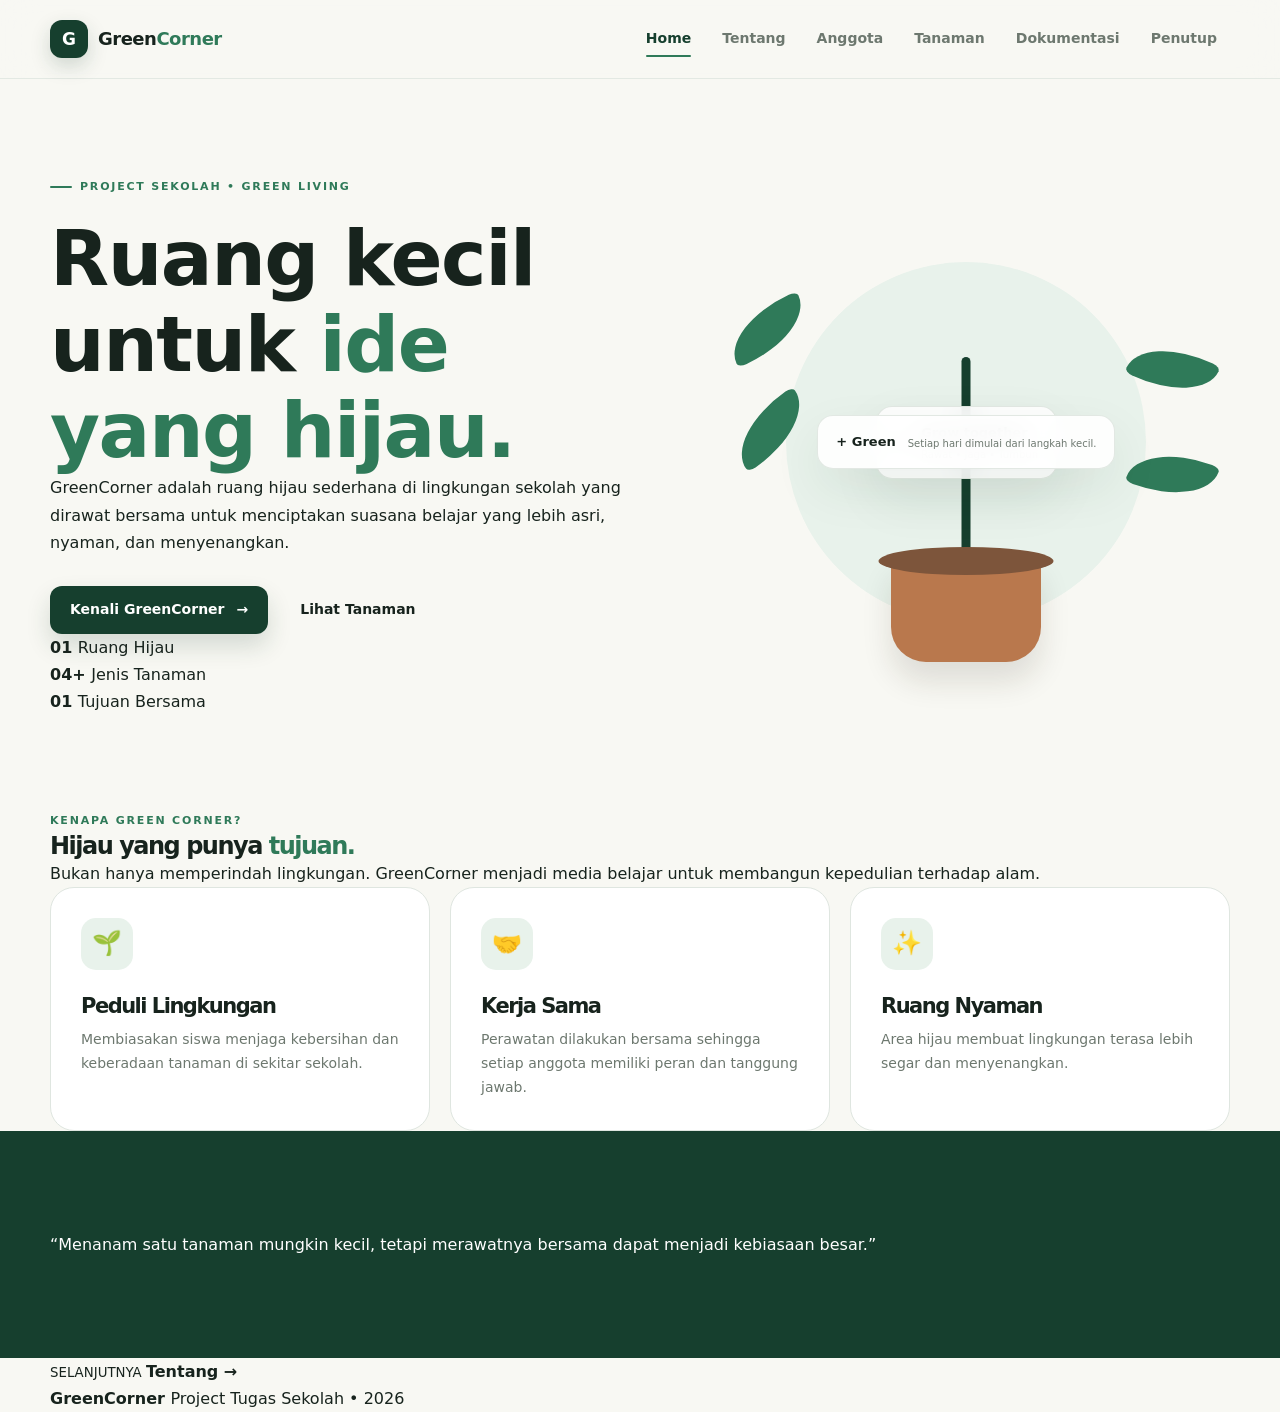
<file: index.html>
<!DOCTYPE html>
<html lang="id">

<head>
    <meta charset="UTF-8">

    <!-- RESPONSIVE ANDROID -->
    <meta name="viewport" content="width=device-width, initial-scale=1.0">

    <title>GreenCorner | Home</title>

    <!-- CSS -->
    <link rel="stylesheet" href="style.css">

    <!-- JS -->
    <script src="../script.js" defer></script>
</head>

<body>

    <!-- =========================
         NAVBAR
    ========================== -->
    <header class="navbar">

        <div class="container navbar-content">

            <a href="index.html" class="logo">
                <span class="logo-icon">G</span>

                <span class="logo-text">
                    Green<span>Corner</span>
                </span>
            </a>

            <nav class="navigation">

                <a href="index.html" class="active">
                    Home
                </a>

                <a href="tentang.html">
                    Tentang
                </a>

                <a href="anggota.html">
                    Anggota
                </a>

                <a href="tanaman.html">
                    Tanaman
                </a>

                <a href="dokumentasi.html">
                    Dokumentasi
                </a>

                <a href="penutup.html">
                    Penutup
                </a>

            </nav>

            <button
                class="menu-button"
                type="button"
                aria-label="Buka menu"
                aria-expanded="false">
                ☰
            </button>

        </div>

    </header>


    <!-- =========================
         MAIN
    ========================== -->
    <main>


        <!-- =========================
             HERO
        ========================== -->
        <section class="hero">

            <div class="container hero-content">


                <!-- HERO TEXT -->
                <div class="hero-text">

                    <div class="eyebrow">

                        <span></span>

                        PROJECT SEKOLAH • GREEN LIVING

                    </div>


                    <h1>

                        Ruang kecil untuk

                        <em>
                            ide yang hijau.
                        </em>

                    </h1>


                    <p>

                        GreenCorner adalah ruang hijau sederhana
                        di lingkungan sekolah yang dirawat bersama
                        untuk menciptakan suasana belajar yang lebih
                        asri, nyaman, dan menyenangkan.

                    </p>


                    <!-- BUTTON -->
                    <div class="hero-buttons">

                        <a
                            href="tentang.html"
                            class="button button-primary">

                            Kenali GreenCorner

                            <span>→</span>

                        </a>


                        <a
                            href="tanaman.html"
                            class="button button-outline">

                            Lihat Tanaman

                        </a>

                    </div>


                    <!-- STATS -->
                    <div class="stats">

                        <div class="stat-item">

                            <strong>
                                01
                            </strong>

                            <span>
                                Ruang Hijau
                            </span>

                        </div>


                        <div class="stat-item">

                            <strong>
                                04+
                            </strong>

                            <span>
                                Jenis Tanaman
                            </span>

                        </div>


                        <div class="stat-item">

                            <strong>
                                01
                            </strong>

                            <span>
                                Tujuan Bersama
                            </span>

                        </div>

                    </div>

                </div>


                <!-- =========================
                     HERO VISUAL
                ========================== -->
                <div class="hero-visual">


                    <div class="plant">

                        <div class="plant-stem"></div>

                        <div class="plant-leaf leaf-1"></div>

                        <div class="plant-leaf leaf-2"></div>

                        <div class="plant-leaf leaf-3"></div>

                        <div class="plant-leaf leaf-4"></div>

                        <div class="plant-pot"></div>

                    </div>


                    <!-- FLOATING CARD -->
                    <div class="floating-card card-top">

                        <span>
                            ☀️
                        </span>

                        <div>

                            <strong>
                                Grow together
                            </strong>

                            <small>
                                Rawat • Jaga • Tumbuh
                            </small>

                        </div>

                    </div>


                    <div class="floating-card card-bottom">

                        <strong>
                            + Green
                        </strong>

                        <small>
                            Setiap hari dimulai dari
                            langkah kecil.
                        </small>

                    </div>

                </div>

            </div>

        </section>


        <!-- =========================
             FITUR
        ========================== -->
        <section class="section green-section">

            <div class="container">

                <div class="section-title">

                    <div>

                        <span class="eyebrow">
                            KENAPA GREEN CORNER?
                        </span>

                        <h2>

                            Hijau yang punya

                            <em>
                                tujuan.
                            </em>

                        </h2>

                    </div>


                    <p>

                        Bukan hanya memperindah lingkungan.
                        GreenCorner menjadi media belajar untuk
                        membangun kepedulian terhadap alam.

                    </p>

                </div>


                <!-- FEATURE GRID -->
                <div class="feature-grid">


                    <!-- CARD 1 -->
                    <article class="feature-card">

                        <div class="feature-icon">
                            🌱
                        </div>

                        <h3>
                            Peduli Lingkungan
                        </h3>

                        <p>

                            Membiasakan siswa menjaga kebersihan
                            dan keberadaan tanaman di sekitar sekolah.

                        </p>

                    </article>


                    <!-- CARD 2 -->
                    <article class="feature-card">

                        <div class="feature-icon">
                            🤝
                        </div>

                        <h3>
                            Kerja Sama
                        </h3>

                        <p>

                            Perawatan dilakukan bersama sehingga
                            setiap anggota memiliki peran dan
                            tanggung jawab.

                        </p>

                    </article>


                    <!-- CARD 3 -->
                    <article class="feature-card">

                        <div class="feature-icon">
                            ✨
                        </div>

                        <h3>
                            Ruang Nyaman
                        </h3>

                        <p>

                            Area hijau membuat lingkungan terasa
                            lebih segar dan menyenangkan.

                        </p>

                    </article>

                </div>

            </div>

        </section>


        <!-- =========================
             QUOTE
        ========================== -->
        <section class="quote-section">

            <div class="container">

                <p>

                    “Menanam satu tanaman mungkin kecil,
                    tetapi merawatnya bersama dapat menjadi
                    kebiasaan besar.”

                </p>

            </div>

        </section>


        <!-- =========================
             PAGE NAVIGATION
        ========================== -->
        <section class="page-navigation">

            <div class="container page-navigation-content">

                <span></span>

                <a
                    href="tentang.html"
                    class="next-page">

                    <small>
                        SELANJUTNYA
                    </small>

                    <strong>
                        Tentang →
                    </strong>

                </a>

            </div>

        </section>

    </main>


    <!-- =========================
         FOOTER
    ========================== -->
    <footer class="footer">

        <div class="container footer-content">

            <strong>
                GreenCorner
            </strong>

            <span>
                Project Tugas Sekolah •
                <span class="current-year">
                    2026
                </span>
            </span>

        </div>

    </footer>


    <!-- JS TUNGGAL -->
    <script src="../script.js" defer></script>

</body>

</html>
</file>
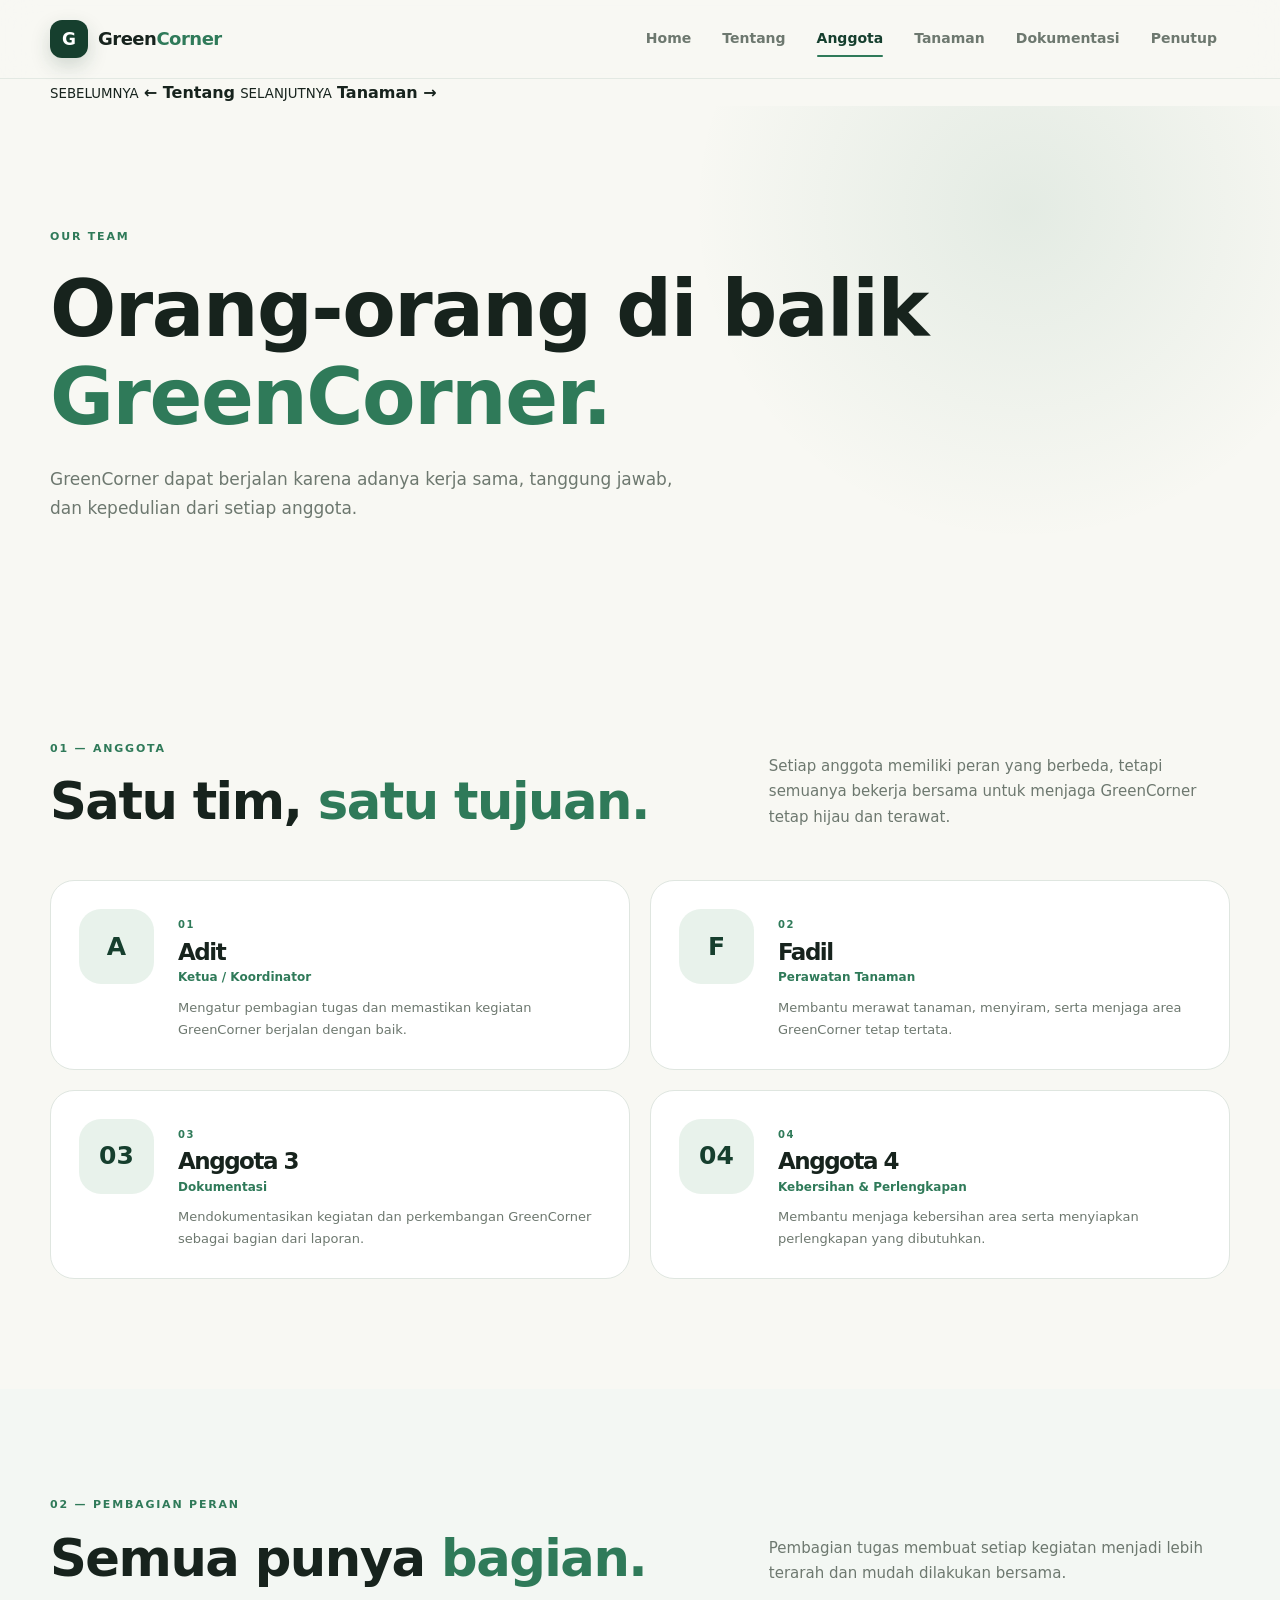
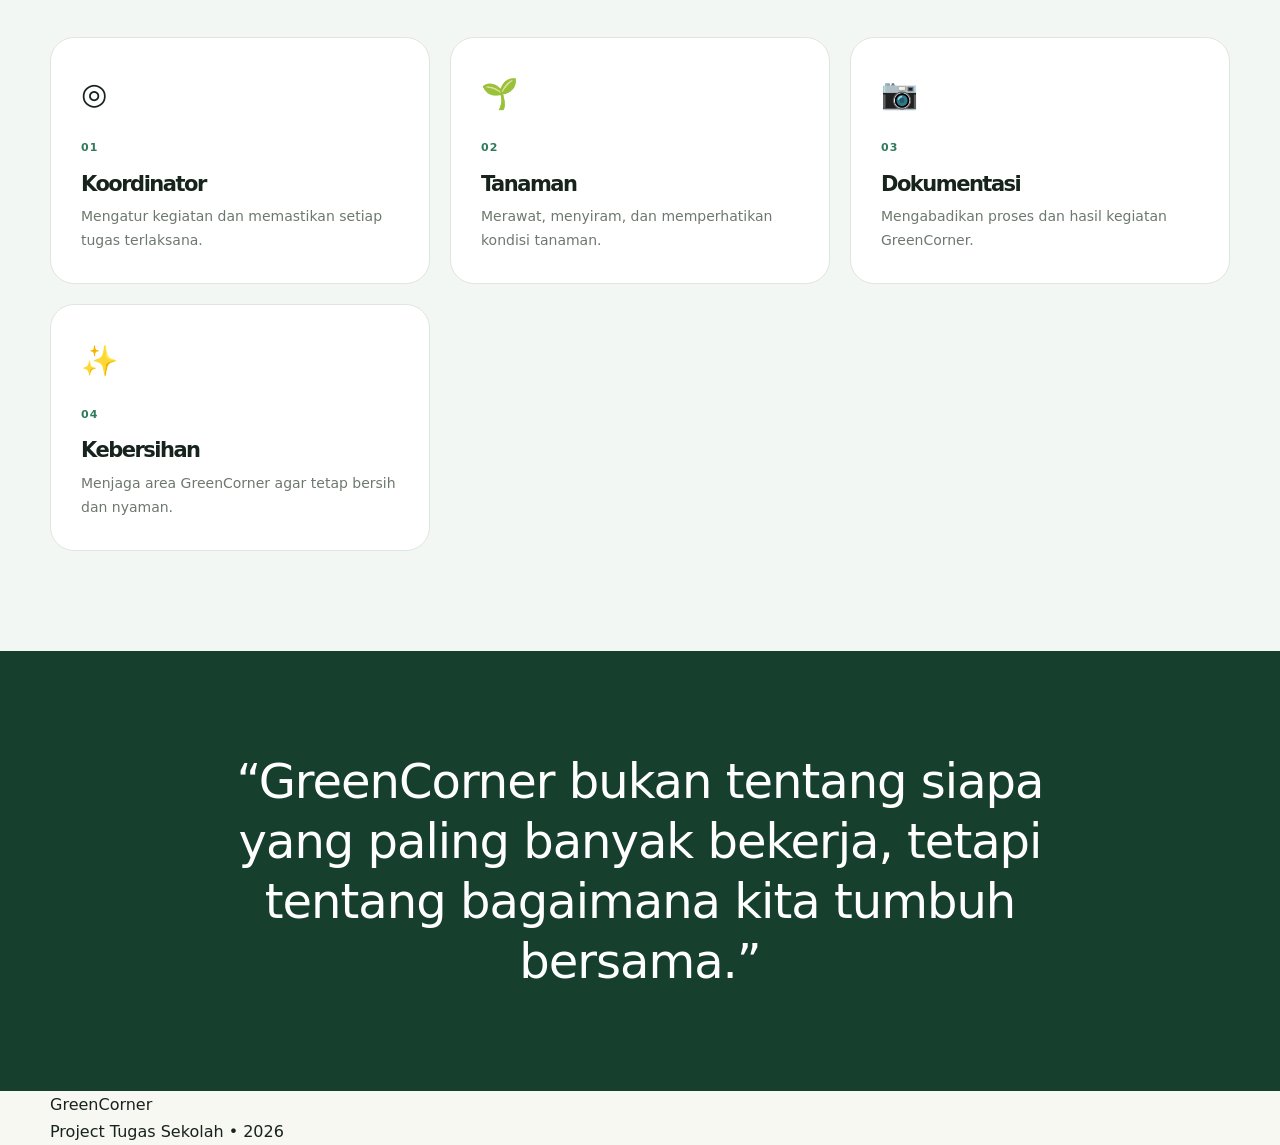
<file: anggota.html>
<!DOCTYPE html>
<html lang="id">
<head>
    <meta charset="UTF-8">
    <meta name="viewport" content="width=device-width, initial-scale=1.0">

    <meta
        name="description"
        content="Anggota GreenCorner - tim yang berperan dalam merawat dan mengembangkan ruang hijau sekolah."
    >

<link rel="stylesheet" href="style.css">
  <script src="script.js" defer></script>
  
    <title>GreenCorner | Anggota</title>
</head>

<body>

    <!-- NAVBAR -->
    <header class="navbar">
        <div class="container navbar-content">

            <a href="index.html" class="logo">
                <span class="logo-icon">G</span>
                <span class="logo-text">
                    Green<span>Corner</span>
                </span>
            </a>

            <nav class="navigation">
                <a href="index.html">Home</a>
                <a href="tentang.html">Tentang</a>
                <a href="anggota.html" class="active">Anggota</a>
                <a href="tanaman.html">Tanaman</a>
                <a href="dokumentasi.html">Dokumentasi</a>
                <a href="penutup.html">Penutup</a>
            </nav>

            <button
                class="menu-button"
                type="button"
                aria-label="Buka menu"
            >
                ☰
            </button>

        </div>
    </header>

  <!-- PAGE NAVIGATION -->
<section class="page-navigation">
    <div class="container page-navigation-content">

        <a href="tentang.html" class="prev-page">
            <small>SEBELUMNYA</small>
            <strong>← Tentang</strong>
        </a>

        <a href="tanaman.html" class="next-page">
            <small>SELANJUTNYA</small>
            <strong>Tanaman →</strong>
        </a>

    </div>
</section>

    <main>

        <!-- PAGE HERO -->
        <section class="page-hero">
            <div class="container">

                <span class="eyebrow">
                    OUR TEAM
                </span>

                <h1>
                    Orang-orang di balik
                    <em>GreenCorner.</em>
                </h1>

                <p>
                    GreenCorner dapat berjalan karena adanya kerja sama,
                    tanggung jawab, dan kepedulian dari setiap anggota.
                </p>

            </div>
        </section>


        <!-- TEAM SECTION -->
        <section class="team-section">
            <div class="container">

                <div class="section-header">
                    <div>
                        <span class="eyebrow">
                            01 — ANGGOTA
                        </span>

                        <h2>
                            Satu tim,
                            <em>satu tujuan.</em>
                        </h2>
                    </div>

                    <p>
                        Setiap anggota memiliki peran yang berbeda,
                        tetapi semuanya bekerja bersama untuk menjaga
                        GreenCorner tetap hijau dan terawat.
                    </p>
                </div>


                <div class="team-grid">

                    <!-- ANGGOTA 1 -->
                    <article class="team-card">

                        <div class="member-avatar">
                            A
                        </div>

                        <div class="member-info">
                            <span class="member-number">
                                01
                            </span>

                            <h3>
                                Adit
                            </h3>

                            <p class="member-role">
                                Ketua / Koordinator
                            </p>

                            <p>
                                Mengatur pembagian tugas dan memastikan
                                kegiatan GreenCorner berjalan dengan baik.
                            </p>
                        </div>

                    </article>


                    <!-- ANGGOTA 2 -->
                    <article class="team-card">

                        <div class="member-avatar">
                            F
                        </div>

                        <div class="member-info">
                            <span class="member-number">
                                02
                            </span>

                            <h3>
                                Fadil
                            </h3>

                            <p class="member-role">
                                Perawatan Tanaman
                            </p>

                            <p>
                                Membantu merawat tanaman, menyiram,
                                serta menjaga area GreenCorner tetap
                                tertata.
                            </p>
                        </div>

                    </article>


                    <!-- ANGGOTA 3 -->
                    <article class="team-card">

                        <div class="member-avatar">
                            03
                        </div>

                        <div class="member-info">
                            <span class="member-number">
                                03
                            </span>

                            <h3>
                                Anggota 3
                            </h3>

                            <p class="member-role">
                                Dokumentasi
                            </p>

                            <p>
                                Mendokumentasikan kegiatan dan perkembangan
                                GreenCorner sebagai bagian dari laporan.
                            </p>
                        </div>

                    </article>


                    <!-- ANGGOTA 4 -->
                    <article class="team-card">

                        <div class="member-avatar">
                            04
                        </div>

                        <div class="member-info">
                            <span class="member-number">
                                04
                            </span>

                            <h3>
                                Anggota 4
                            </h3>

                            <p class="member-role">
                                Kebersihan & Perlengkapan
                            </p>

                            <p>
                                Membantu menjaga kebersihan area serta
                                menyiapkan perlengkapan yang dibutuhkan.
                            </p>
                        </div>

                    </article>

                </div>

            </div>
        </section>


        <!-- ROLE SECTION -->
        <section class="role-section">

            <div class="container">

                <div class="section-header">
                    <div>
                        <span class="eyebrow">
                            02 — PEMBAGIAN PERAN
                        </span>

                        <h2>
                            Semua punya
                            <em>bagian.</em>
                        </h2>
                    </div>

                    <p>
                        Pembagian tugas membuat setiap kegiatan menjadi
                        lebih terarah dan mudah dilakukan bersama.
                    </p>
                </div>


                <div class="role-grid">

                    <article class="role-card">
                        <span class="role-icon">◎</span>

                        <span class="role-number">
                            01
                        </span>

                        <h3>
                            Koordinator
                        </h3>

                        <p>
                            Mengatur kegiatan dan memastikan setiap
                            tugas terlaksana.
                        </p>
                    </article>


                    <article class="role-card">
                        <span class="role-icon">🌱</span>

                        <span class="role-number">
                            02
                        </span>

                        <h3>
                            Tanaman
                        </h3>

                        <p>
                            Merawat, menyiram, dan memperhatikan
                            kondisi tanaman.
                        </p>
                    </article>


                    <article class="role-card">
                        <span class="role-icon">📷</span>

                        <span class="role-number">
                            03
                        </span>

                        <h3>
                            Dokumentasi
                        </h3>

                        <p>
                            Mengabadikan proses dan hasil kegiatan
                            GreenCorner.
                        </p>
                    </article>


                    <article class="role-card">
                        <span class="role-icon">✨</span>

                        <span class="role-number">
                            04
                        </span>

                        <h3>
                            Kebersihan
                        </h3>

                        <p>
                            Menjaga area GreenCorner agar tetap bersih
                            dan nyaman.
                        </p>
                    </article>

                </div>

            </div>

        </section>


        <!-- TEAM QUOTE -->
        <section class="quote-section">

            <div class="container">

                <blockquote>
                    “GreenCorner bukan tentang siapa yang paling banyak
                    bekerja, tetapi tentang bagaimana kita tumbuh
                    bersama.”
                </blockquote>

            </div>

        </section>

    </main>


    <!-- FOOTER -->
    <footer class="footer">

        <div class="container footer-content">

            <div class="footer-brand">
                GreenCorner
            </div>

            <p>
                Project Tugas Sekolah • 2026
            </p>

        </div>

    </footer>

</body>
</html>
</file>
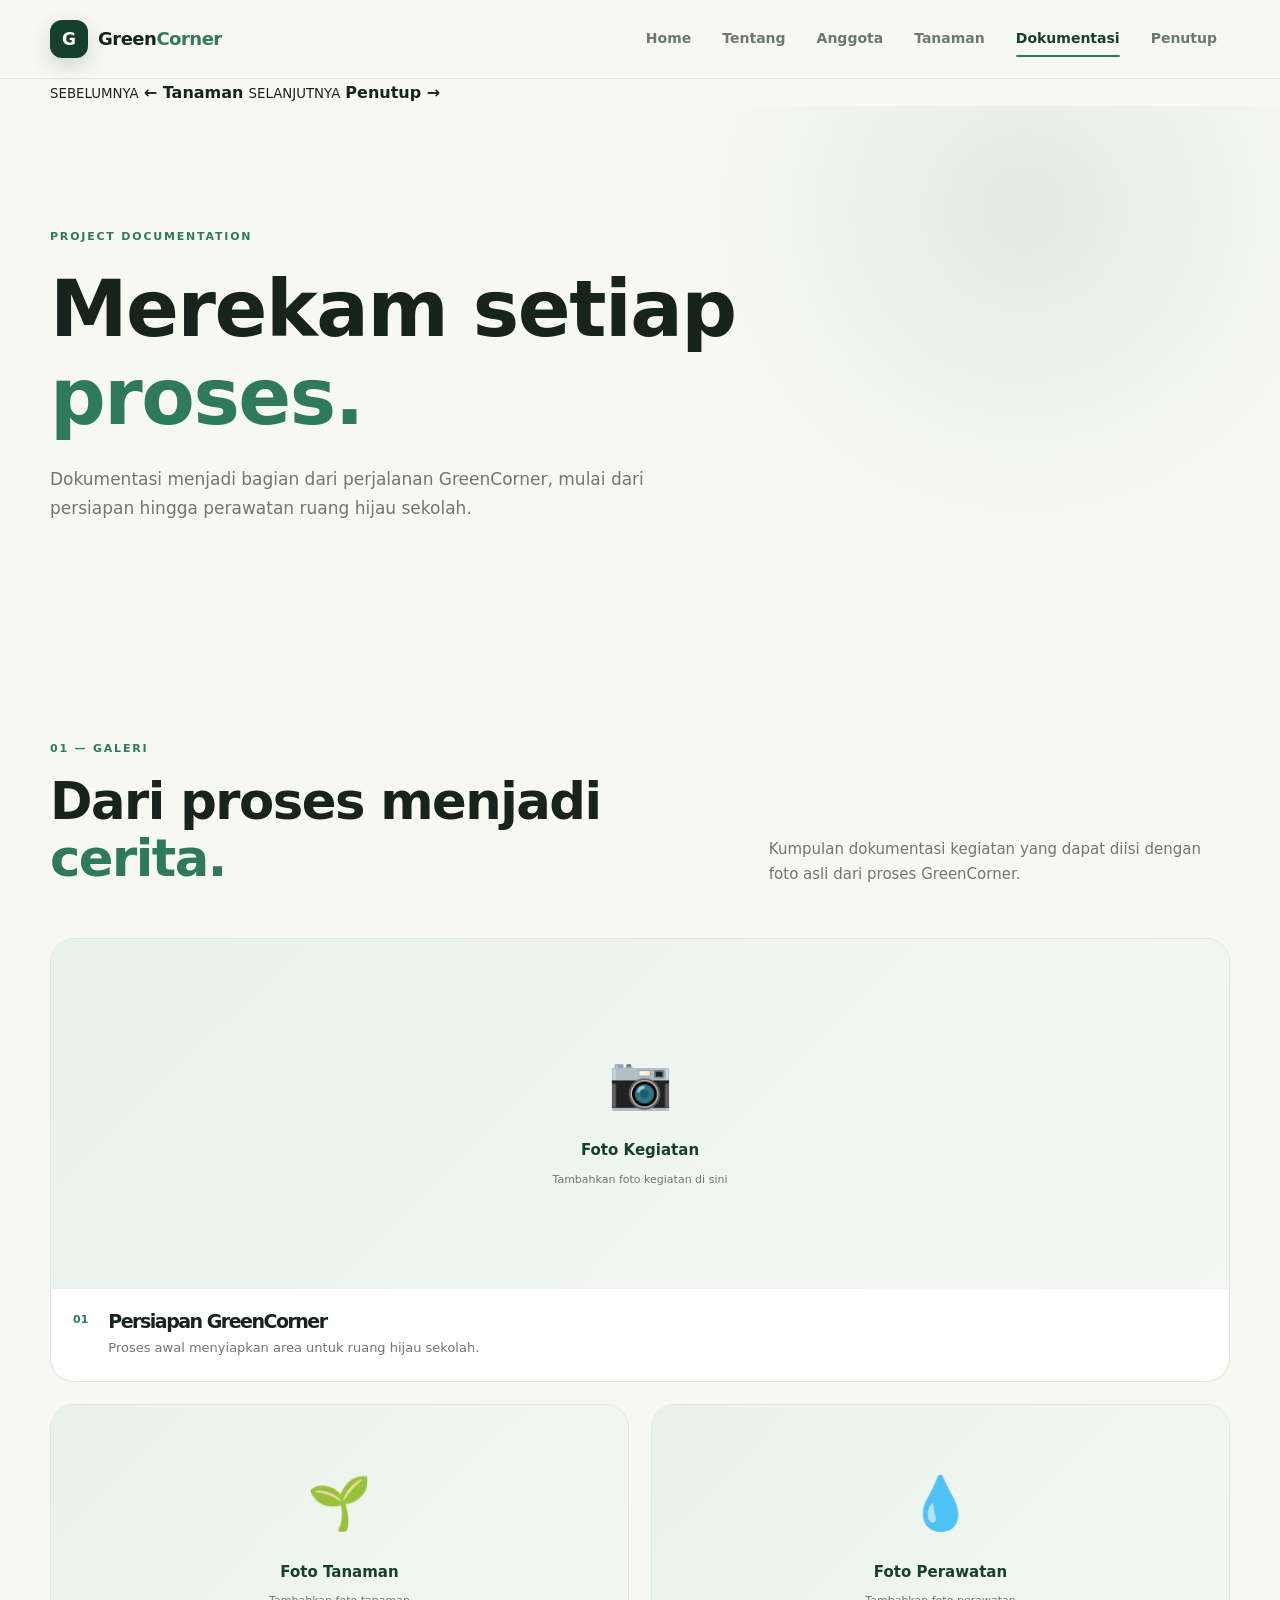
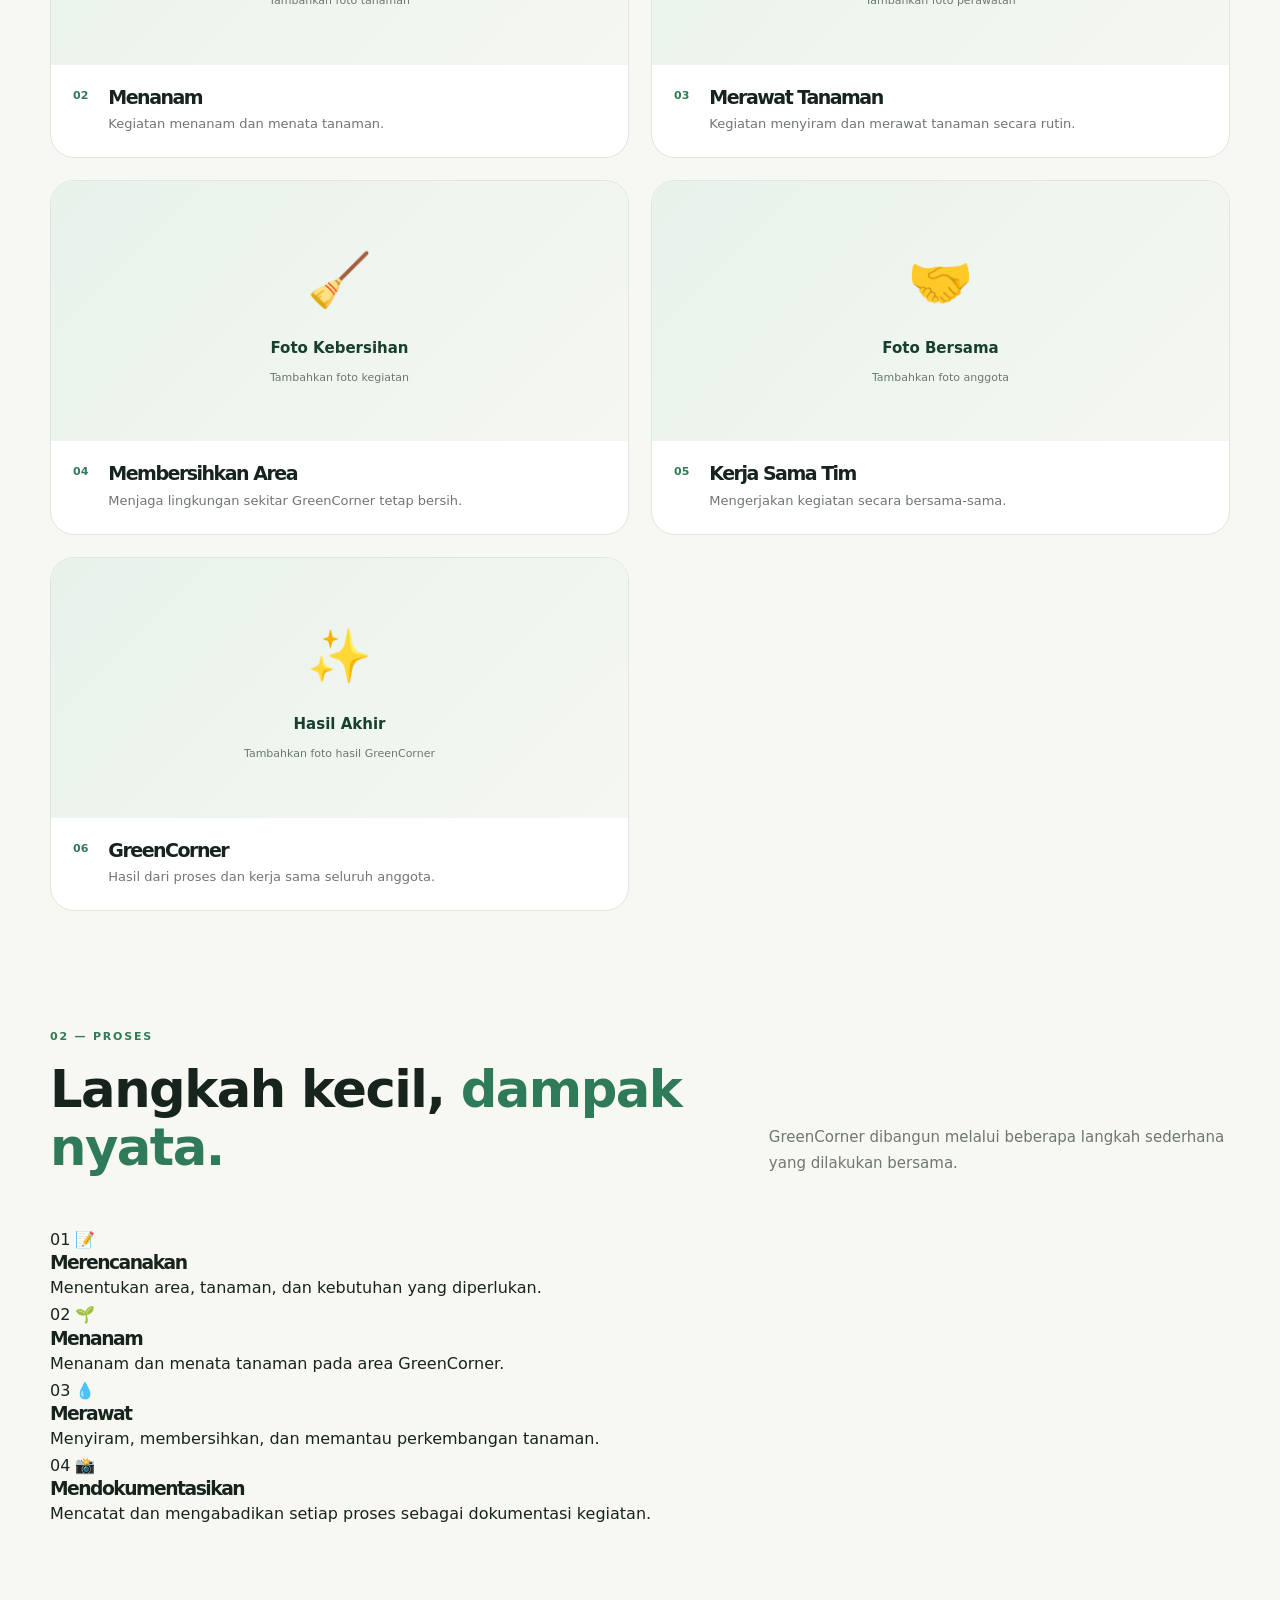
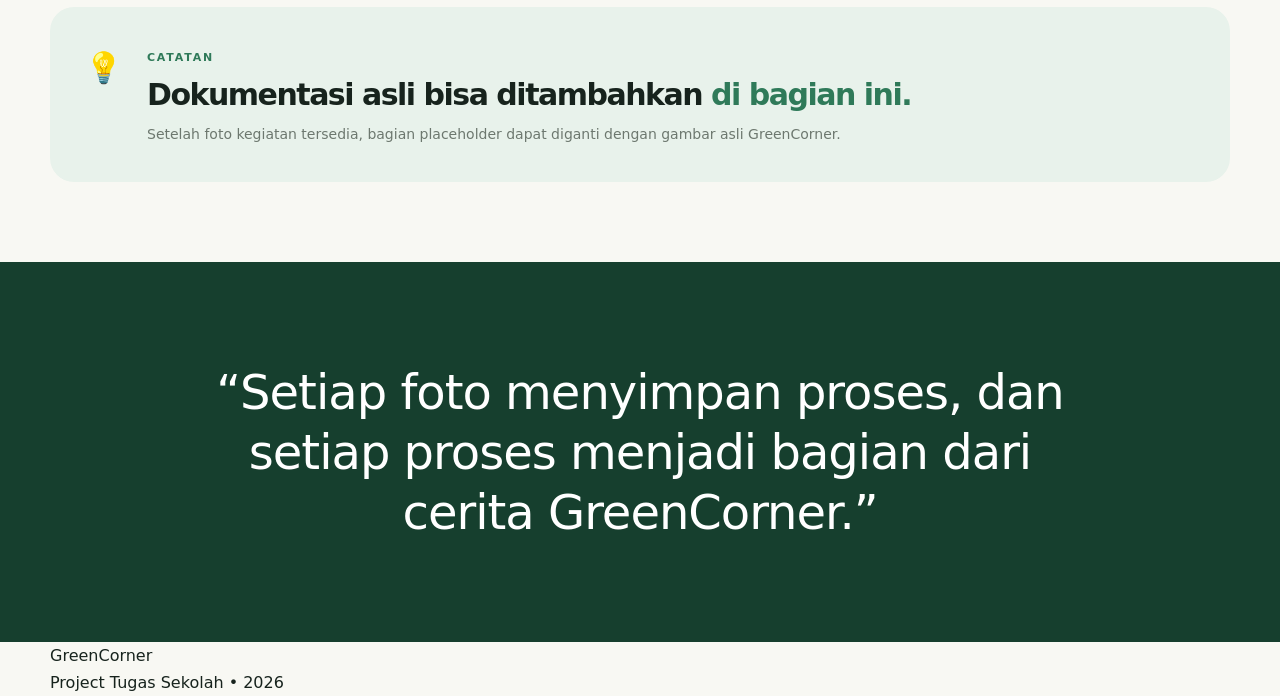
<file: dokumentasi.html>
<!DOCTYPE html>
<html lang="id">
<head>
    <meta charset="UTF-8">
    <meta name="viewport" content="width=device-width, initial-scale=1.0">

    <meta
        name="description"
        content="Dokumentasi kegiatan GreenCorner dalam merawat dan mengembangkan ruang hijau sekolah."
    >

  <link rel="stylesheet" href="style.css">
  <script src="script.js" defer></script>

    <title>GreenCorner | Dokumentasi</title>
</head>

<body>

    <!-- NAVBAR -->
    <header class="navbar">
        <div class="container navbar-content">

            <a href="index.html" class="logo">
                <span class="logo-icon">G</span>

                <span class="logo-text">
                    Green<span>Corner</span>
                </span>
            </a>

            <nav class="navigation">
                <a href="index.html">Home</a>
                <a href="tentang.html">Tentang</a>
                <a href="anggota.html">Anggota</a>
                <a href="tanaman.html">Tanaman</a>
                <a href="dokumentasi.html" class="active">Dokumentasi</a>
                <a href="penutup.html">Penutup</a>
            </nav>

            <button
                class="menu-button"
                type="button"
                aria-label="Buka menu"
            >
                ☰
            </button>

        </div>
    </header>

  <!-- PAGE NAVIGATION -->
<section class="page-navigation">
    <div class="container page-navigation-content">

        <a href="tanaman.html" class="prev-page">
            <small>SEBELUMNYA</small>
            <strong>← Tanaman</strong>
        </a>

        <a href="penutup.html" class="next-page">
            <small>SELANJUTNYA</small>
            <strong>Penutup →</strong>
        </a>

    </div>
</section>

    <main>

        <!-- PAGE HERO -->
        <section class="page-hero">
            <div class="container">

                <span class="eyebrow">
                    PROJECT DOCUMENTATION
                </span>

                <h1>
                    Merekam setiap
                    <em>proses.</em>
                </h1>

                <p>
                    Dokumentasi menjadi bagian dari perjalanan GreenCorner,
                    mulai dari persiapan hingga perawatan ruang hijau sekolah.
                </p>

            </div>
        </section>


        <!-- DOCUMENTATION SECTION -->
        <section class="documentation-section">

            <div class="container">

                <div class="section-header">

                    <div>
                        <span class="eyebrow">
                            01 — GALERI
                        </span>

                        <h2>
                            Dari proses menjadi
                            <em>cerita.</em>
                        </h2>
                    </div>

                    <p>
                        Kumpulan dokumentasi kegiatan yang dapat diisi
                        dengan foto asli dari proses GreenCorner.
                    </p>

                </div>


                <!-- GALLERY -->
                <div class="gallery-grid">

                    <!-- FOTO 1 -->
                    <article class="gallery-card gallery-large">

                        <div class="gallery-placeholder">
                            <span>📷</span>

                            <strong>
                                Foto Kegiatan
                            </strong>

                            <small>
                                Tambahkan foto kegiatan di sini
                            </small>
                        </div>

                        <div class="gallery-info">
                            <span>01</span>

                            <div>
                                <h3>
                                    Persiapan GreenCorner
                                </h3>

                                <p>
                                    Proses awal menyiapkan area
                                    untuk ruang hijau sekolah.
                                </p>
                            </div>
                        </div>

                    </article>


                    <!-- FOTO 2 -->
                    <article class="gallery-card">

                        <div class="gallery-placeholder">
                            <span>🌱</span>

                            <strong>
                                Foto Tanaman
                            </strong>

                            <small>
                                Tambahkan foto tanaman
                            </small>
                        </div>

                        <div class="gallery-info">
                            <span>02</span>

                            <div>
                                <h3>
                                    Menanam
                                </h3>

                                <p>
                                    Kegiatan menanam dan menata
                                    tanaman.
                                </p>
                            </div>
                        </div>

                    </article>


                    <!-- FOTO 3 -->
                    <article class="gallery-card">

                        <div class="gallery-placeholder">
                            <span>💧</span>

                            <strong>
                                Foto Perawatan
                            </strong>

                            <small>
                                Tambahkan foto perawatan
                            </small>
                        </div>

                        <div class="gallery-info">
                            <span>03</span>

                            <div>
                                <h3>
                                    Merawat Tanaman
                                </h3>

                                <p>
                                    Kegiatan menyiram dan merawat
                                    tanaman secara rutin.
                                </p>
                            </div>
                        </div>

                    </article>


                    <!-- FOTO 4 -->
                    <article class="gallery-card">

                        <div class="gallery-placeholder">
                            <span>🧹</span>

                            <strong>
                                Foto Kebersihan
                            </strong>

                            <small>
                                Tambahkan foto kegiatan
                            </small>
                        </div>

                        <div class="gallery-info">
                            <span>04</span>

                            <div>
                                <h3>
                                    Membersihkan Area
                                </h3>

                                <p>
                                    Menjaga lingkungan sekitar
                                    GreenCorner tetap bersih.
                                </p>
                            </div>
                        </div>

                    </article>


                    <!-- FOTO 5 -->
                    <article class="gallery-card">

                        <div class="gallery-placeholder">
                            <span>🤝</span>

                            <strong>
                                Foto Bersama
                            </strong>

                            <small>
                                Tambahkan foto anggota
                            </small>
                        </div>

                        <div class="gallery-info">
                            <span>05</span>

                            <div>
                                <h3>
                                    Kerja Sama Tim
                                </h3>

                                <p>
                                    Mengerjakan kegiatan secara
                                    bersama-sama.
                                </p>
                            </div>
                        </div>

                    </article>


                    <!-- FOTO 6 -->
                    <article class="gallery-card">

                        <div class="gallery-placeholder">
                            <span>✨</span>

                            <strong>
                                Hasil Akhir
                            </strong>

                            <small>
                                Tambahkan foto hasil GreenCorner
                            </small>
                        </div>

                        <div class="gallery-info">
                            <span>06</span>

                            <div>
                                <h3>
                                    GreenCorner
                                </h3>

                                <p>
                                    Hasil dari proses dan kerja sama
                                    seluruh anggota.
                                </p>
                            </div>
                        </div>

                    </article>

                </div>

            </div>

        </section>


        <!-- PROCESS SECTION -->
        <section class="process-section">

            <div class="container">

                <div class="section-header">

                    <div>
                        <span class="eyebrow">
                            02 — PROSES
                        </span>

                        <h2>
                            Langkah kecil,
                            <em>dampak nyata.</em>
                        </h2>
                    </div>

                    <p>
                        GreenCorner dibangun melalui beberapa langkah
                        sederhana yang dilakukan bersama.
                    </p>

                </div>


                <div class="process-grid">

                    <article class="process-card">

                        <span class="process-number">
                            01
                        </span>

                        <span class="process-icon">
                            📝
                        </span>

                        <h3>
                            Merencanakan
                        </h3>

                        <p>
                            Menentukan area, tanaman, dan kebutuhan
                            yang diperlukan.
                        </p>

                    </article>


                    <article class="process-card">

                        <span class="process-number">
                            02
                        </span>

                        <span class="process-icon">
                            🌱
                        </span>

                        <h3>
                            Menanam
                        </h3>

                        <p>
                            Menanam dan menata tanaman pada area
                            GreenCorner.
                        </p>

                    </article>


                    <article class="process-card">

                        <span class="process-number">
                            03
                        </span>

                        <span class="process-icon">
                            💧
                        </span>

                        <h3>
                            Merawat
                        </h3>

                        <p>
                            Menyiram, membersihkan, dan memantau
                            perkembangan tanaman.
                        </p>

                    </article>


                    <article class="process-card">

                        <span class="process-number">
                            04
                        </span>

                        <span class="process-icon">
                            📸
                        </span>

                        <h3>
                            Mendokumentasikan
                        </h3>

                        <p>
                            Mencatat dan mengabadikan setiap proses
                            sebagai dokumentasi kegiatan.
                        </p>

                    </article>

                </div>

            </div>

        </section>


        <!-- NOTE -->
        <section class="documentation-note">

            <div class="container">

                <div class="note-box">

                    <span class="note-icon">
                        💡
                    </span>

                    <div>
                        <span class="eyebrow">
                            CATATAN
                        </span>

                        <h2>
                            Dokumentasi asli bisa ditambahkan
                            <em>di bagian ini.</em>
                        </h2>

                        <p>
                            Setelah foto kegiatan tersedia, bagian
                            placeholder dapat diganti dengan gambar
                            asli GreenCorner.
                        </p>
                    </div>

                </div>

            </div>

        </section>


        <!-- QUOTE -->
        <section class="quote-section">

            <div class="container">

                <blockquote>
                    “Setiap foto menyimpan proses, dan setiap proses
                    menjadi bagian dari cerita GreenCorner.”
                </blockquote>

            </div>

        </section>

    </main>


    <!-- FOOTER -->
    <footer class="footer">

        <div class="container footer-content">

            <div class="footer-brand">
                GreenCorner
            </div>

            <p>
                Project Tugas Sekolah • 2026
            </p>

        </div>

    </footer>

</body>
</html>
</file>
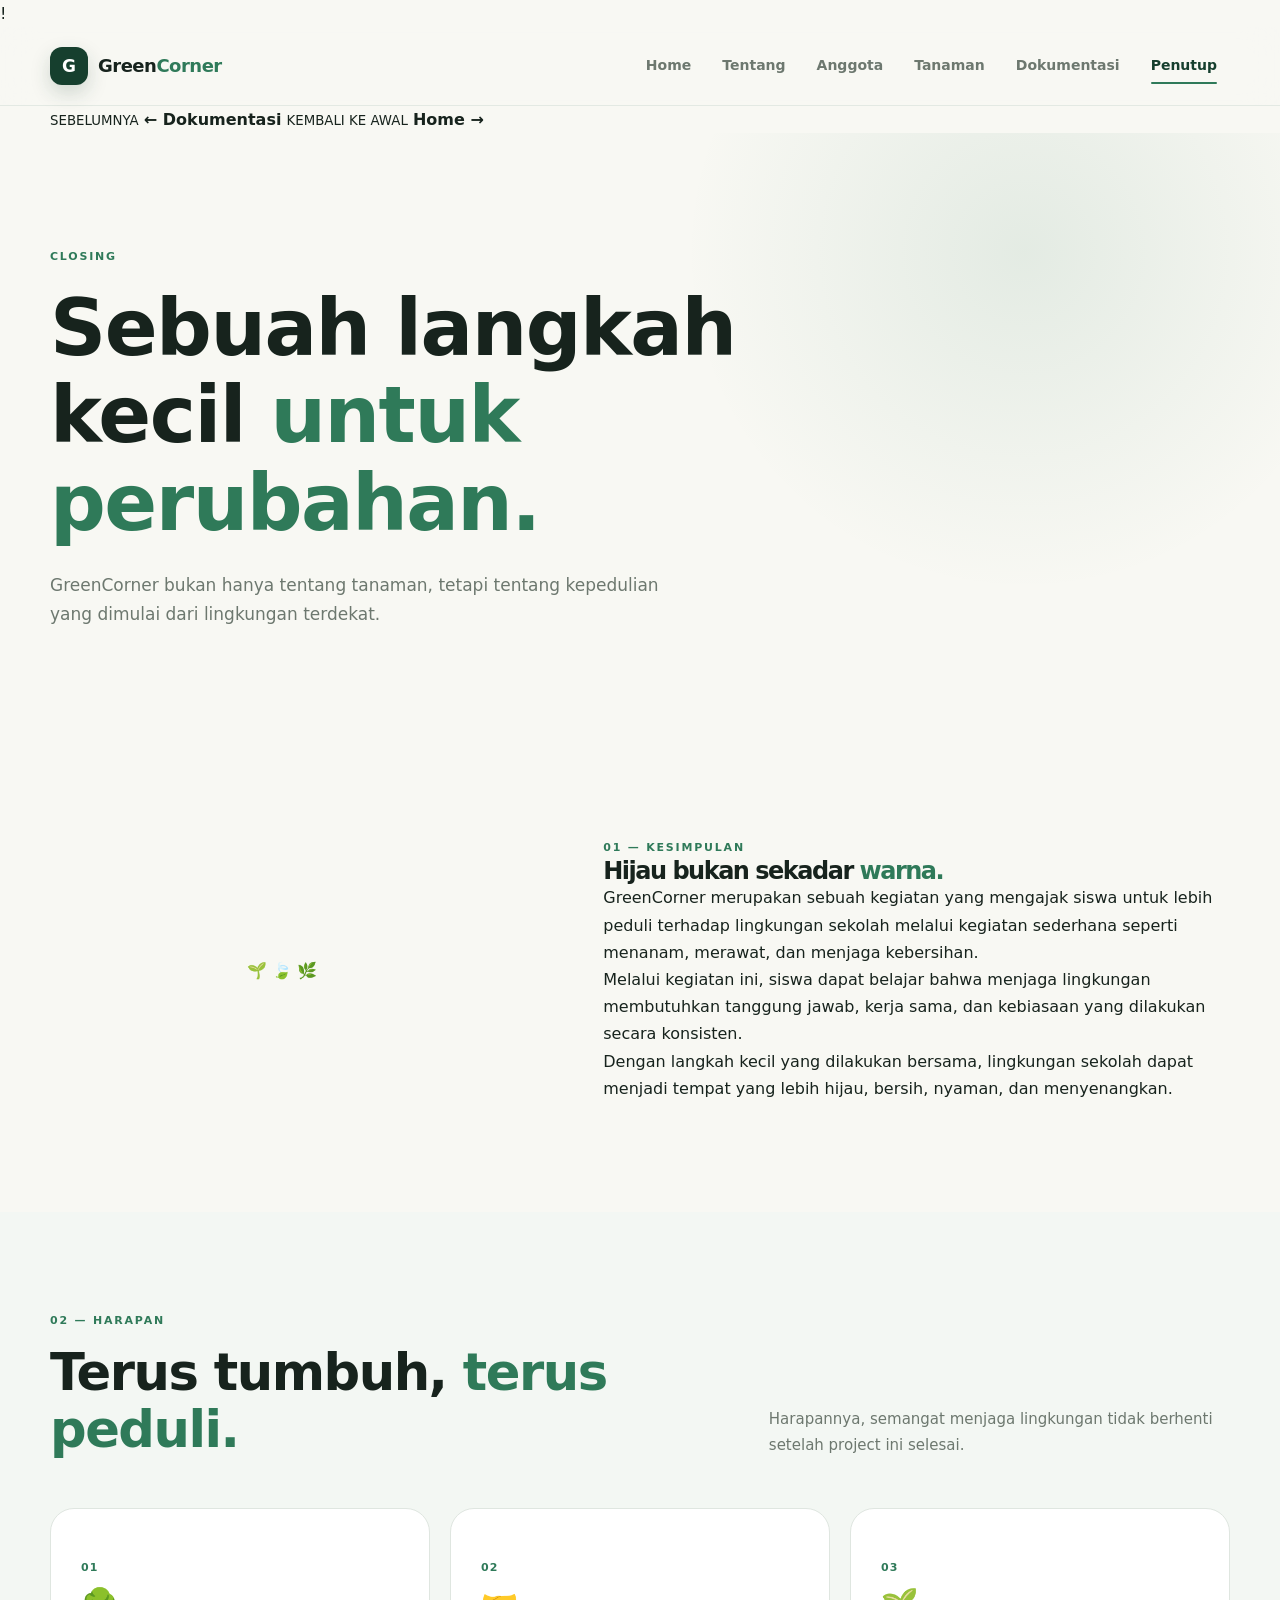
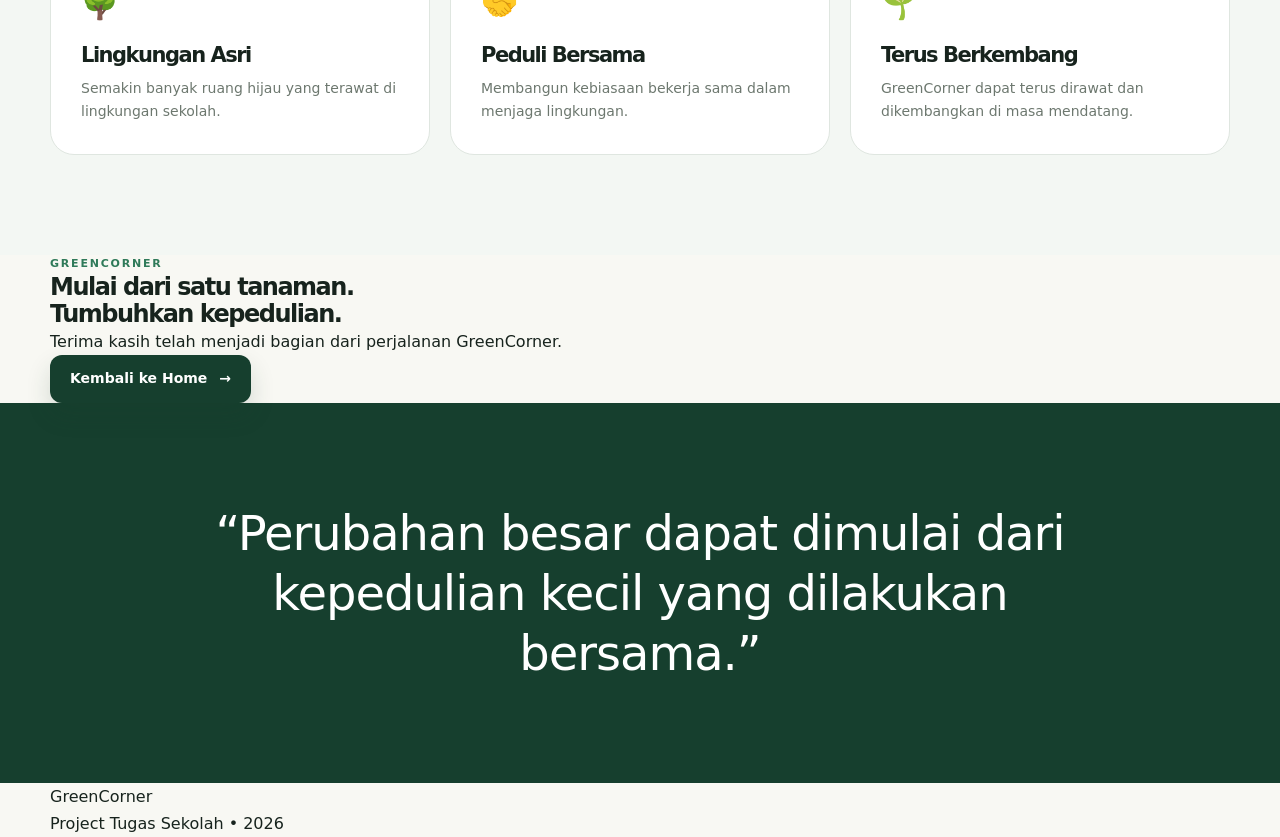
<file: penutup.html>
!<DOCTYPE html>
<html lang="id">
<head>
    <meta charset="UTF-8">
    <meta name="viewport" content="width=device-width, initial-scale=1.0">

    <meta
        name="description"
        content="Penutup GreenCorner - kesimpulan dan harapan dari project ruang hijau sekolah."
    >

<link rel="stylesheet" href="style.css">
  <script src="script.js" defer></script>
  
    <title>GreenCorner | Penutup</title>
</head>

<body>

    <!-- NAVBAR -->
    <header class="navbar">
        <div class="container navbar-content">

            <a href="index.html" class="logo">
                <span class="logo-icon">G</span>

                <span class="logo-text">
                    Green<span>Corner</span>
                </span>
            </a>

            <nav class="navigation">
                <a href="index.html">Home</a>
                <a href="tentang.html">Tentang</a>
                <a href="anggota.html">Anggota</a>
                <a href="tanaman.html">Tanaman</a>
                <a href="dokumentasi.html">Dokumentasi</a>
                <a href="penutup.html" class="active">Penutup</a>
            </nav>

            <button
                class="menu-button"
                type="button"
                aria-label="Buka menu"
            >
                ☰
            </button>

        </div>
    </header>

  <!-- PAGE NAVIGATION -->
<section class="page-navigation">
    <div class="container page-navigation-content">

        <a href="dokumentasi.html" class="prev-page">
            <small>SEBELUMNYA</small>
            <strong>← Dokumentasi</strong>
        </a>

        <a href="index.html" class="next-page">
            <small>KEMBALI KE AWAL</small>
            <strong>Home →</strong>
        </a>

    </div>
</section>

    <main>

        <!-- PAGE HERO -->
        <section class="page-hero">
            <div class="container">

                <span class="eyebrow">
                    CLOSING
                </span>

                <h1>
                    Sebuah langkah kecil
                    <em>untuk perubahan.</em>
                </h1>

                <p>
                    GreenCorner bukan hanya tentang tanaman,
                    tetapi tentang kepedulian yang dimulai dari
                    lingkungan terdekat.
                </p>

            </div>
        </section>


        <!-- CONCLUSION -->
        <section class="closing-section">

            <div class="container">

                <div class="closing-grid">

                    <!-- LEFT -->
                    <div class="closing-visual">

                        <div class="closing-circle">

                            <span class="closing-plant">
                                🌱
                            </span>

                            <span class="closing-leaf leaf-a">
                                🍃
                            </span>

                            <span class="closing-leaf leaf-b">
                                🌿
                            </span>

                        </div>

                    </div>


                    <!-- RIGHT -->
                    <div class="closing-content">

                        <span class="eyebrow">
                            01 — KESIMPULAN
                        </span>

                        <h2>
                            Hijau bukan sekadar
                            <em>warna.</em>
                        </h2>

                        <p>
                            GreenCorner merupakan sebuah kegiatan yang
                            mengajak siswa untuk lebih peduli terhadap
                            lingkungan sekolah melalui kegiatan sederhana
                            seperti menanam, merawat, dan menjaga kebersihan.
                        </p>

                        <p>
                            Melalui kegiatan ini, siswa dapat belajar bahwa
                            menjaga lingkungan membutuhkan tanggung jawab,
                            kerja sama, dan kebiasaan yang dilakukan secara
                            konsisten.
                        </p>

                        <p>
                            Dengan langkah kecil yang dilakukan bersama,
                            lingkungan sekolah dapat menjadi tempat yang
                            lebih hijau, bersih, nyaman, dan menyenangkan.
                        </p>

                    </div>

                </div>

            </div>

        </section>


        <!-- HARAPAN -->
        <section class="hope-section">

            <div class="container">

                <div class="section-header">

                    <div>
                        <span class="eyebrow">
                            02 — HARAPAN
                        </span>

                        <h2>
                            Terus tumbuh,
                            <em>terus peduli.</em>
                        </h2>
                    </div>

                    <p>
                        Harapannya, semangat menjaga lingkungan tidak
                        berhenti setelah project ini selesai.
                    </p>

                </div>


                <div class="hope-grid">

                    <article class="hope-card">

                        <span class="hope-number">
                            01
                        </span>

                        <span class="hope-icon">
                            🌳
                        </span>

                        <h3>
                            Lingkungan Asri
                        </h3>

                        <p>
                            Semakin banyak ruang hijau yang terawat
                            di lingkungan sekolah.
                        </p>

                    </article>


                    <article class="hope-card">

                        <span class="hope-number">
                            02
                        </span>

                        <span class="hope-icon">
                            🤝
                        </span>

                        <h3>
                            Peduli Bersama
                        </h3>

                        <p>
                            Membangun kebiasaan bekerja sama dalam
                            menjaga lingkungan.
                        </p>

                    </article>


                    <article class="hope-card">

                        <span class="hope-number">
                            03
                        </span>

                        <span class="hope-icon">
                            🌱
                        </span>

                        <h3>
                            Terus Berkembang
                        </h3>

                        <p>
                            GreenCorner dapat terus dirawat dan
                            dikembangkan di masa mendatang.
                        </p>

                    </article>

                </div>

            </div>

        </section>


        <!-- FINAL MESSAGE -->
        <section class="final-message">

            <div class="container">

                <div class="final-message-box">

                    <span class="eyebrow">
                        GREENCORNER
                    </span>

                    <h2>
                        Mulai dari satu tanaman.
                        <br>
                        Tumbuhkan kepedulian.
                    </h2>

                    <p>
                        Terima kasih telah menjadi bagian dari perjalanan
                        GreenCorner.
                    </p>

                    <a
                        href="index.html"
                        class="button button-primary"
                    >
                        Kembali ke Home
                        <span>→</span>
                    </a>

                </div>

            </div>

        </section>


        <!-- QUOTE -->
        <section class="quote-section">

            <div class="container">

                <blockquote>
                    “Perubahan besar dapat dimulai dari kepedulian
                    kecil yang dilakukan bersama.”
                </blockquote>

            </div>

        </section>

    </main>


    <!-- FOOTER -->
    <footer class="footer">

        <div class="container footer-content">

            <div class="footer-brand">
                GreenCorner
            </div>

            <p>
                Project Tugas Sekolah • 2026
            </p>

        </div>

    </footer>
 <script src="script.js" defer></script>
</body>
</html>
</file>
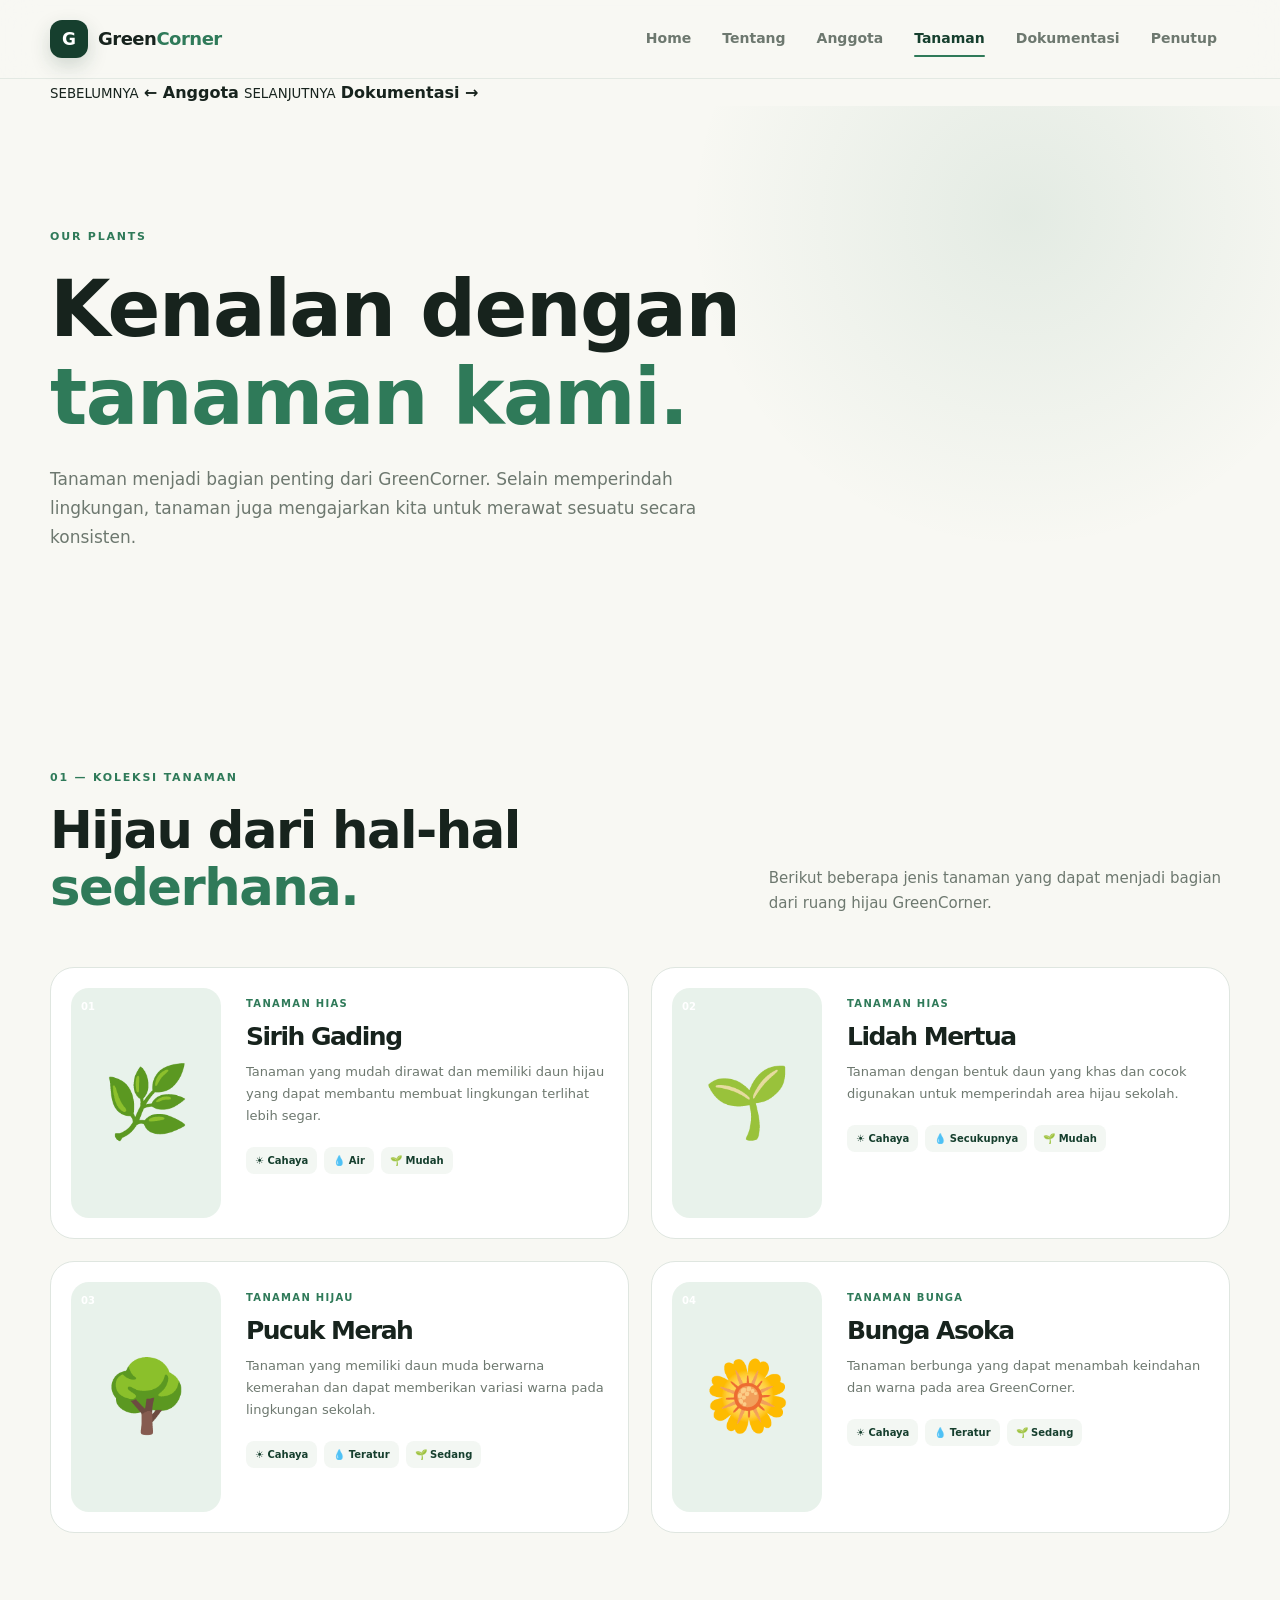
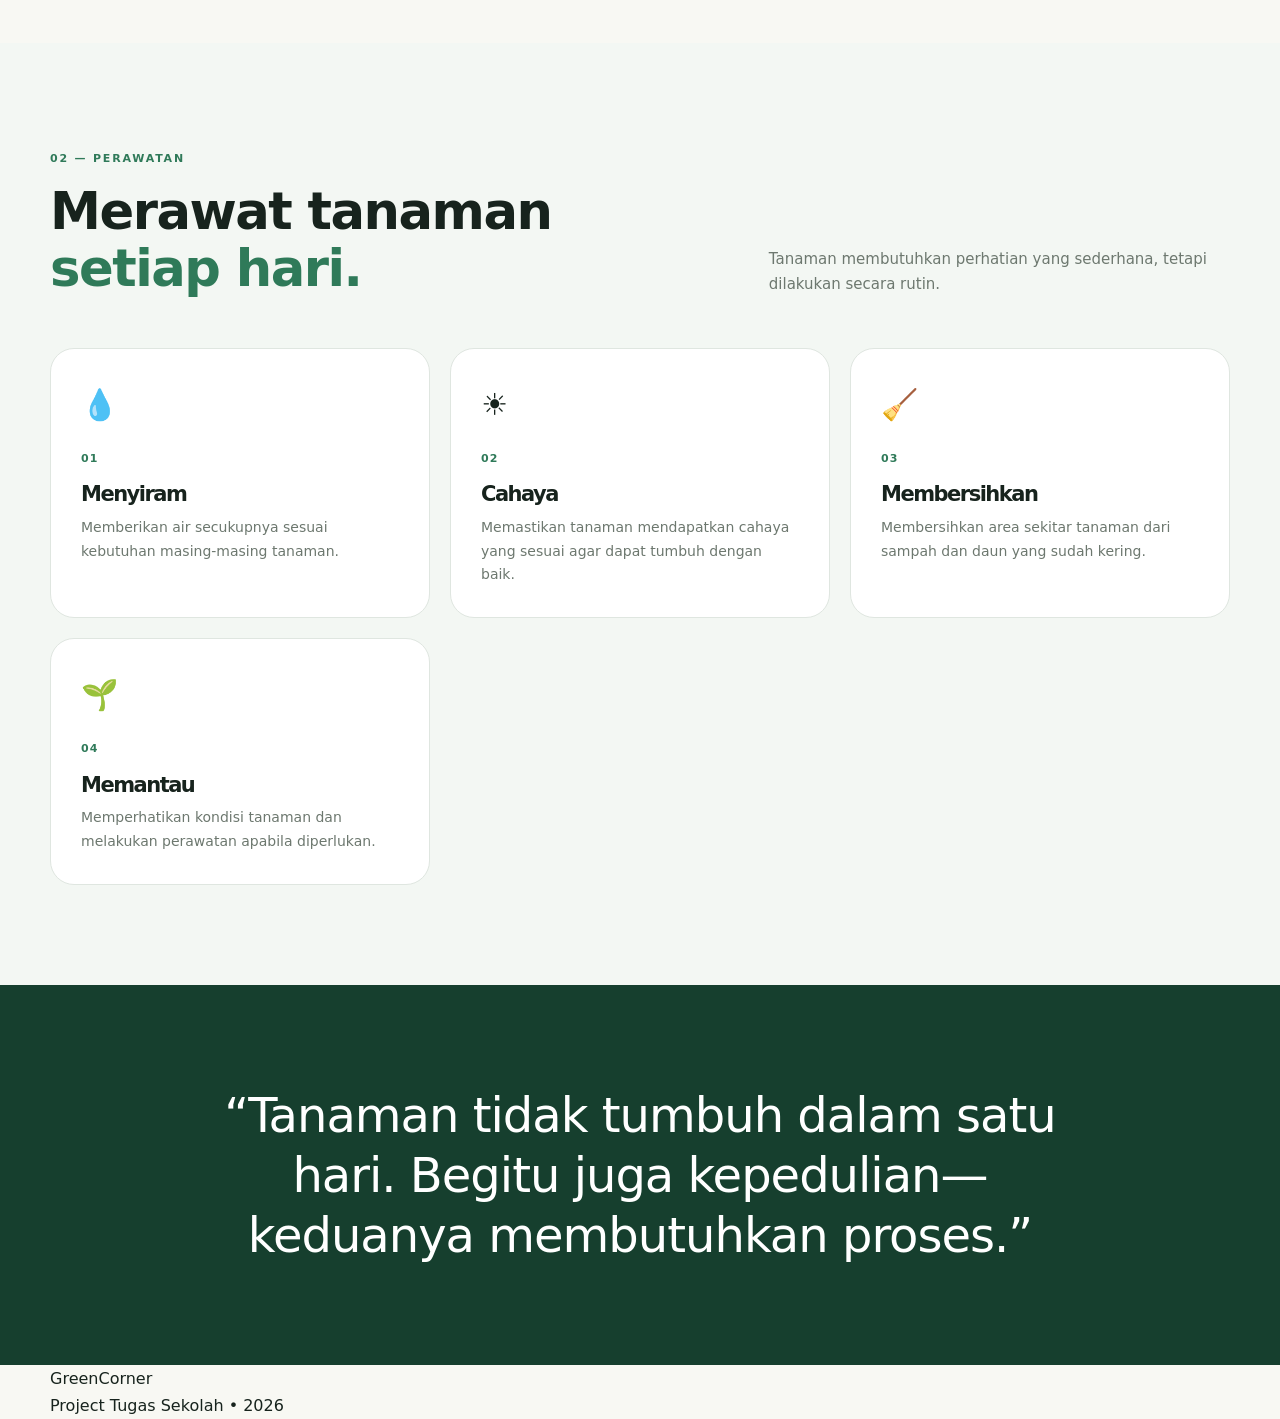
<file: tanaman.html>
<!DOCTYPE html>
<html lang="id">
<head>
    <meta charset="UTF-8">
    <meta name="viewport" content="width=device-width, initial-scale=1.0">

    <meta
        name="description"
        content="Tanaman GreenCorner - berbagai tanaman yang dirawat di ruang hijau sekolah."
    >

<link rel="stylesheet" href="style.css">
  <script src="script.js" defer></script>
  
    <title>GreenCorner | Tanaman</title>
</head>

<body>

    <!-- NAVBAR -->
    <header class="navbar">
        <div class="container navbar-content">

            <a href="index.html" class="logo">
                <span class="logo-icon">G</span>

                <span class="logo-text">
                    Green<span>Corner</span>
                </span>
            </a>

            <nav class="navigation">
                <a href="index.html">Home</a>
                <a href="tentang.html">Tentang</a>
                <a href="anggota.html">Anggota</a>
                <a href="tanaman.html" class="active">Tanaman</a>
                <a href="dokumentasi.html">Dokumentasi</a>
                <a href="penutup.html">Penutup</a>
            </nav>

            <button
                class="menu-button"
                type="button"
                aria-label="Buka menu"
            >
                ☰
            </button>

        </div>
    </header>

  <!-- PAGE NAVIGATION -->
<section class="page-navigation">
    <div class="container page-navigation-content">

        <a href="anggota.html" class="prev-page">
            <small>SEBELUMNYA</small>
            <strong>← Anggota</strong>
        </a>

        <a href="dokumentasi.html" class="next-page">
            <small>SELANJUTNYA</small>
            <strong>Dokumentasi →</strong>
        </a>

    </div>
</section>

    <main>

        <!-- PAGE HERO -->
        <section class="page-hero">
            <div class="container">

                <span class="eyebrow">
                    OUR PLANTS
                </span>

                <h1>
                    Kenalan dengan
                    <em>tanaman kami.</em>
                </h1>

                <p>
                    Tanaman menjadi bagian penting dari GreenCorner.
                    Selain memperindah lingkungan, tanaman juga mengajarkan
                    kita untuk merawat sesuatu secara konsisten.
                </p>

            </div>
        </section>


        <!-- PLANT INTRO -->
        <section class="plant-section">

            <div class="container">

                <div class="section-header">

                    <div>
                        <span class="eyebrow">
                            01 — KOLEKSI TANAMAN
                        </span>

                        <h2>
                            Hijau dari hal-hal
                            <em>sederhana.</em>
                        </h2>
                    </div>

                    <p>
                        Berikut beberapa jenis tanaman yang dapat menjadi
                        bagian dari ruang hijau GreenCorner.
                    </p>

                </div>


                <!-- PLANT GRID -->
                <div class="plant-grid">

                    <!-- TANAMAN 1 -->
                    <article class="plant-card">

                        <div class="plant-number">
                            01
                        </div>

                        <div class="plant-image">
                            🌿
                        </div>

                        <div class="plant-content">

                            <span class="plant-category">
                                TANAMAN HIAS
                            </span>

                            <h3>
                                Sirih Gading
                            </h3>

                            <p>
                                Tanaman yang mudah dirawat dan memiliki
                                daun hijau yang dapat membantu membuat
                                lingkungan terlihat lebih segar.
                            </p>

                            <div class="plant-care">
                                <span>☀ Cahaya</span>
                                <span>💧 Air</span>
                                <span>🌱 Mudah</span>
                            </div>

                        </div>

                    </article>


                    <!-- TANAMAN 2 -->
                    <article class="plant-card">

                        <div class="plant-number">
                            02
                        </div>

                        <div class="plant-image">
                            🌱
                        </div>

                        <div class="plant-content">

                            <span class="plant-category">
                                TANAMAN HIAS
                            </span>

                            <h3>
                                Lidah Mertua
                            </h3>

                            <p>
                                Tanaman dengan bentuk daun yang khas dan
                                cocok digunakan untuk memperindah area
                                hijau sekolah.
                            </p>

                            <div class="plant-care">
                                <span>☀ Cahaya</span>
                                <span>💧 Secukupnya</span>
                                <span>🌱 Mudah</span>
                            </div>

                        </div>

                    </article>


                    <!-- TANAMAN 3 -->
                    <article class="plant-card">

                        <div class="plant-number">
                            03
                        </div>

                        <div class="plant-image">
                            🌳
                        </div>

                        <div class="plant-content">

                            <span class="plant-category">
                                TANAMAN HIJAU
                            </span>

                            <h3>
                                Pucuk Merah
                            </h3>

                            <p>
                                Tanaman yang memiliki daun muda berwarna
                                kemerahan dan dapat memberikan variasi
                                warna pada lingkungan sekolah.
                            </p>

                            <div class="plant-care">
                                <span>☀ Cahaya</span>
                                <span>💧 Teratur</span>
                                <span>🌱 Sedang</span>
                            </div>

                        </div>

                    </article>


                    <!-- TANAMAN 4 -->
                    <article class="plant-card">

                        <div class="plant-number">
                            04
                        </div>

                        <div class="plant-image">
                            🌼
                        </div>

                        <div class="plant-content">

                            <span class="plant-category">
                                TANAMAN BUNGA
                            </span>

                            <h3>
                                Bunga Asoka
                            </h3>

                            <p>
                                Tanaman berbunga yang dapat menambah
                                keindahan dan warna pada area GreenCorner.
                            </p>

                            <div class="plant-care">
                                <span>☀ Cahaya</span>
                                <span>💧 Teratur</span>
                                <span>🌱 Sedang</span>
                            </div>

                        </div>

                    </article>

                </div>

            </div>

        </section>


        <!-- CARE SECTION -->
        <section class="care-section">

            <div class="container">

                <div class="section-header">

                    <div>
                        <span class="eyebrow">
                            02 — PERAWATAN
                        </span>

                        <h2>
                            Merawat tanaman
                            <em>setiap hari.</em>
                        </h2>
                    </div>

                    <p>
                        Tanaman membutuhkan perhatian yang sederhana,
                        tetapi dilakukan secara rutin.
                    </p>

                </div>


                <div class="care-grid">

                    <article class="care-card">

                        <span class="care-icon">
                            💧
                        </span>

                        <span class="care-number">
                            01
                        </span>

                        <h3>
                            Menyiram
                        </h3>

                        <p>
                            Memberikan air secukupnya sesuai kebutuhan
                            masing-masing tanaman.
                        </p>

                    </article>


                    <article class="care-card">

                        <span class="care-icon">
                            ☀️
                        </span>

                        <span class="care-number">
                            02
                        </span>

                        <h3>
                            Cahaya
                        </h3>

                        <p>
                            Memastikan tanaman mendapatkan cahaya yang
                            sesuai agar dapat tumbuh dengan baik.
                        </p>

                    </article>


                    <article class="care-card">

                        <span class="care-icon">
                            🧹
                        </span>

                        <span class="care-number">
                            03
                        </span>

                        <h3>
                            Membersihkan
                        </h3>

                        <p>
                            Membersihkan area sekitar tanaman dari
                            sampah dan daun yang sudah kering.
                        </p>

                    </article>


                    <article class="care-card">

                        <span class="care-icon">
                            🌱
                        </span>

                        <span class="care-number">
                            04
                        </span>

                        <h3>
                            Memantau
                        </h3>

                        <p>
                            Memperhatikan kondisi tanaman dan melakukan
                            perawatan apabila diperlukan.
                        </p>

                    </article>

                </div>

            </div>

        </section>


        <!-- QUOTE -->
        <section class="quote-section">

            <div class="container">

                <blockquote>
                    “Tanaman tidak tumbuh dalam satu hari.
                    Begitu juga kepedulian—keduanya membutuhkan proses.”
                </blockquote>

            </div>

        </section>

    </main>


    <!-- FOOTER -->
    <footer class="footer">

        <div class="container footer-content">

            <div class="footer-brand">
                GreenCorner
            </div>

            <p>
                Project Tugas Sekolah • 2026
            </p>

        </div>
    </footer>

</body>
</html>
</file>
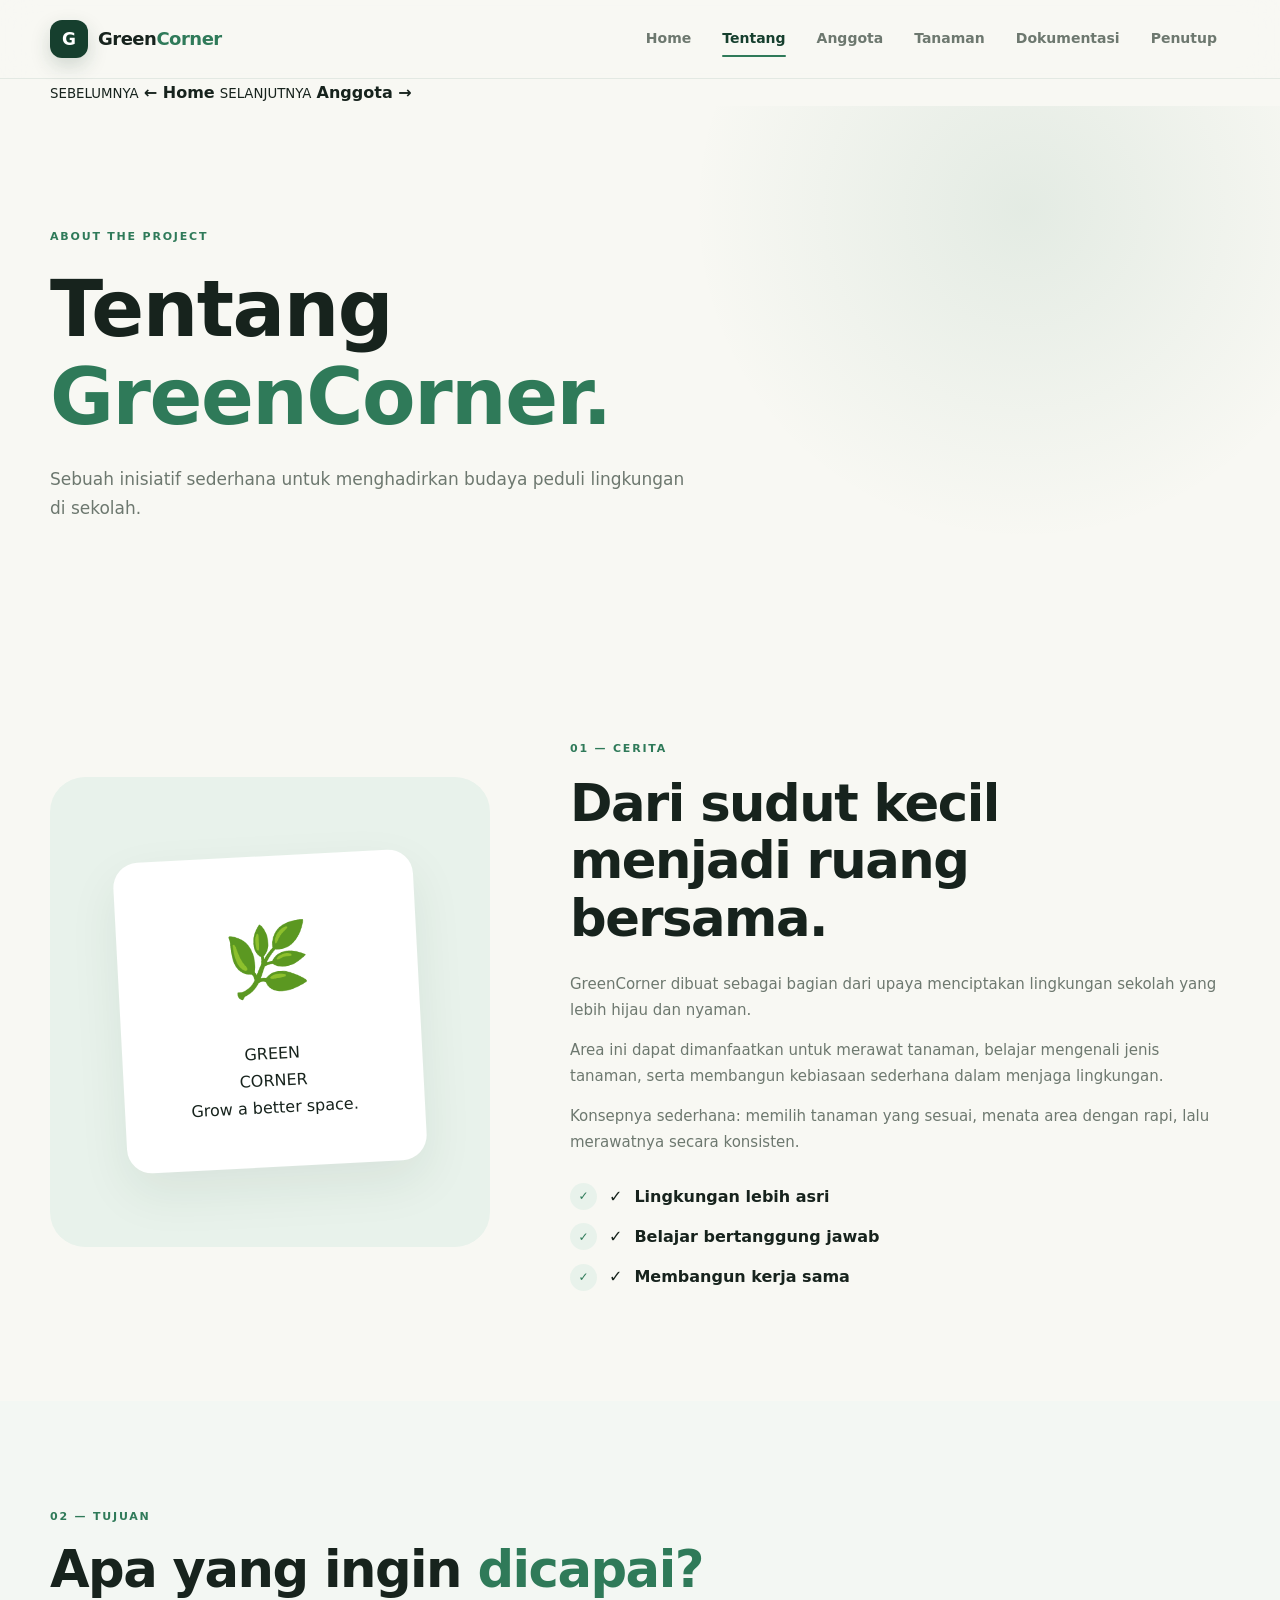
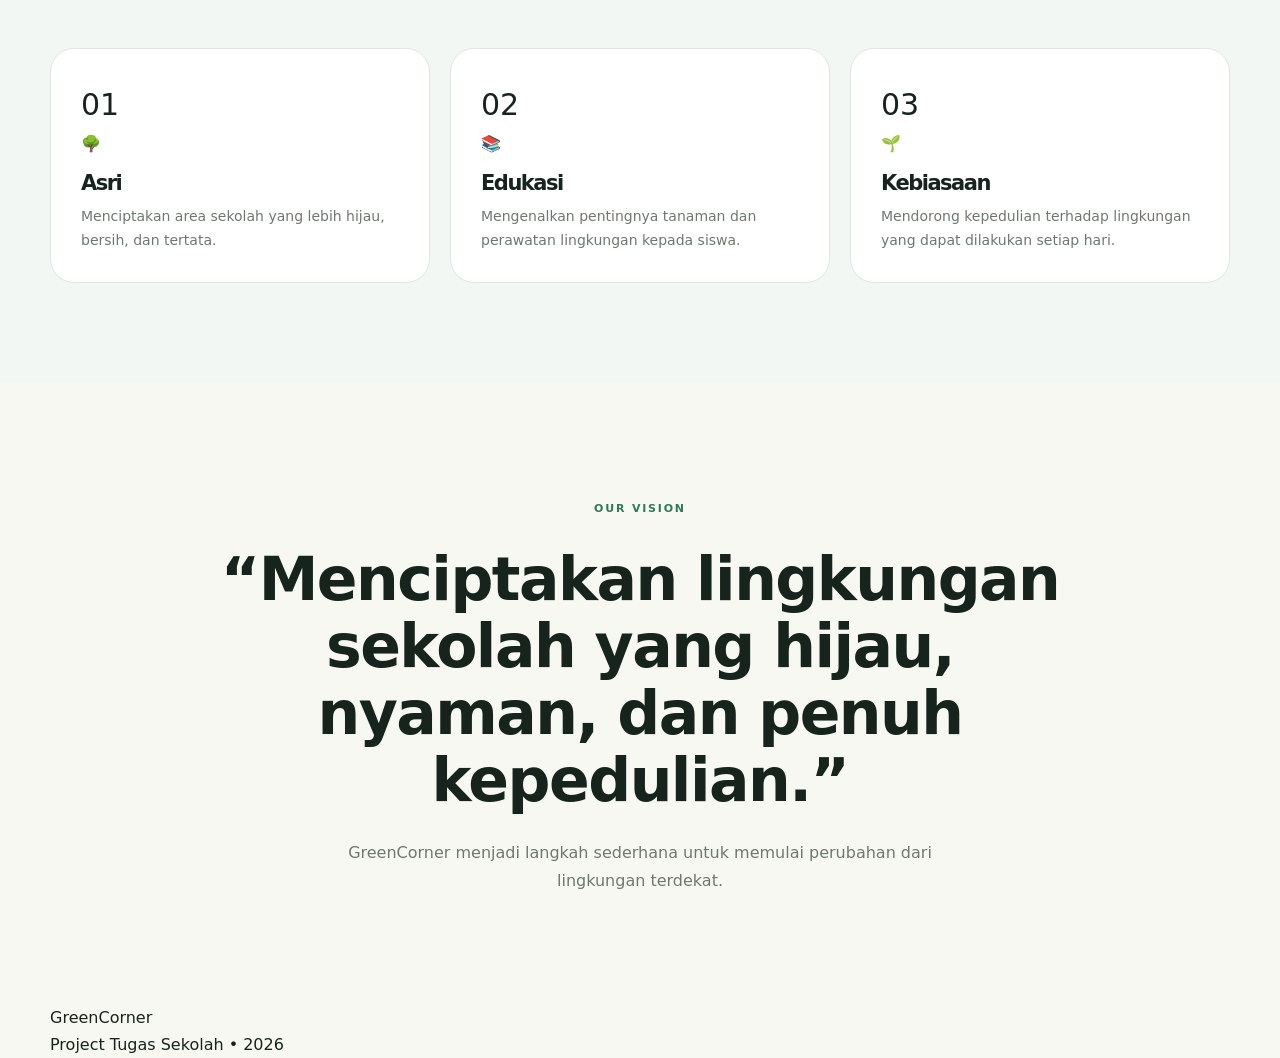
<file: tentang.html>
<!DOCTYPE html>
<html lang="id">

<head>
    <meta charset="UTF-8">

    <meta name="viewport"
          content="width=device-width, initial-scale=1.0">

    <meta name="description"
          content="Tentang GreenCorner dan tujuan pembuatan ruang hijau di lingkungan sekolah.">

  <link rel="stylesheet" href="style.css">
  <script src="script.js" defer></script>
  
    <title>GreenCorner | Tentang</title>
</head>


<body>

    <!-- =========================
         NAVBAR
    ========================== -->

    <header class="navbar">

        <div class="container navbar-content">

            <!-- LOGO -->

            <a href="index.html" class="logo">

                <span class="logo-icon">
                    G
                </span>

                <span class="logo-text">
                    Green<span>Corner</span>
                </span>

            </a>


            <!-- NAVIGATION -->

            <nav class="navigation">

                <a href="index.html">
                    Home
                </a>

                <a href="tentang.html"
                   class="active">
                    Tentang
                </a>

                <a href="anggota.html">
                    Anggota
                </a>

                <a href="tanaman.html">
                    Tanaman
                </a>

                <a href="dokumentasi.html">
                    Dokumentasi
                </a>

                <a href="penutup.html">
                    Penutup
                </a>

            </nav>


            <!-- MOBILE MENU -->

            <button class="menu-button"
                    type="button"
                    aria-label="Buka menu">

                ☰

            </button>

        </div>

    </header>

<!-- PAGE NAVIGATION -->
<section class="page-navigation">
    <div class="container page-navigation-content">

        <a href="index.html" class="prev-page">
            <small>SEBELUMNYA</small>
            <strong>← Home</strong>
        </a>

        <a href="anggota.html" class="next-page">
            <small>SELANJUTNYA</small>
            <strong>Anggota →</strong>
        </a>

    </div>
</section>

    <!-- =========================
         MAIN
    ========================== -->

    <main>


        <!-- =========================
             PAGE HERO
        ========================== -->

        <section class="page-hero">

            <div class="container">

                <span class="eyebrow">

                    ABOUT THE PROJECT

                </span>


                <h1>

                    Tentang
                    <em>
                        GreenCorner.
                    </em>

                </h1>


                <p>

                    Sebuah inisiatif sederhana
                    untuk menghadirkan budaya
                    peduli lingkungan di sekolah.

                </p>

            </div>

        </section>



        <!-- =========================
             CERITA GREEN CORNER
        ========================== -->

        <section class="about-section">

            <div class="container about-grid">


                <!-- ILUSTRASI -->

                <div class="about-visual">

                    <div class="about-card">

                        <div class="about-leaf">

                            🌿

                        </div>


                        <div class="about-title">

                            GREEN
                            <br>
                            CORNER

                        </div>


                        <span>

                            Grow a better space.

                        </span>

                    </div>

                </div>



                <!-- TEXT -->

                <div class="about-content">

                    <span class="eyebrow">

                        01 — CERITA

                    </span>


                    <h2>

                        Dari sudut kecil
                        menjadi ruang bersama.

                    </h2>


                    <p>

                        GreenCorner dibuat sebagai
                        bagian dari upaya menciptakan
                        lingkungan sekolah yang lebih
                        hijau dan nyaman.

                    </p>


                    <p>

                        Area ini dapat dimanfaatkan
                        untuk merawat tanaman,
                        belajar mengenali jenis
                        tanaman, serta membangun
                        kebiasaan sederhana dalam
                        menjaga lingkungan.

                    </p>


                    <p>

                        Konsepnya sederhana:
                        memilih tanaman yang sesuai,
                        menata area dengan rapi,
                        lalu merawatnya secara
                        konsisten.

                    </p>


                    <!-- CHECK LIST -->

                    <div class="check-list">

                        <div>

                            <span class="check">
                                ✓
                            </span>

                            Lingkungan lebih asri

                        </div>


                        <div>

                            <span class="check">
                                ✓
                            </span>

                            Belajar bertanggung jawab

                        </div>


                        <div>

                            <span class="check">
                                ✓
                            </span>

                            Membangun kerja sama

                        </div>

                    </div>

                </div>

            </div>

        </section>



        <!-- =========================
             TUJUAN
        ========================== -->

        <section class="purpose-section">

            <div class="container">


                <!-- HEADER -->

                <div class="section-header">

                    <div>

                        <span class="eyebrow">

                            02 — TUJUAN

                        </span>


                        <h2>

                            Apa yang ingin
                            <em>
                                dicapai?
                            </em>

                        </h2>

                    </div>

                </div>



                <!-- PURPOSE CARDS -->

                <div class="purpose-grid">


                    <!-- TUJUAN 1 -->

                    <article class="purpose-card">

                        <span class="purpose-number">

                            01

                        </span>


                        <div class="purpose-icon">

                            🌳

                        </div>


                        <h3>

                            Asri

                        </h3>


                        <p>

                            Menciptakan area sekolah
                            yang lebih hijau,
                            bersih, dan tertata.

                        </p>

                    </article>



                    <!-- TUJUAN 2 -->

                    <article class="purpose-card">

                        <span class="purpose-number">

                            02

                        </span>


                        <div class="purpose-icon">

                            📚

                        </div>


                        <h3>

                            Edukasi

                        </h3>


                        <p>

                            Mengenalkan pentingnya
                            tanaman dan perawatan
                            lingkungan kepada siswa.

                        </p>

                    </article>



                    <!-- TUJUAN 3 -->

                    <article class="purpose-card">

                        <span class="purpose-number">

                            03

                        </span>


                        <div class="purpose-icon">

                            🌱

                        </div>


                        <h3>

                            Kebiasaan

                        </h3>


                        <p>

                            Mendorong kepedulian
                            terhadap lingkungan yang
                            dapat dilakukan setiap hari.

                        </p>

                    </article>


                </div>

            </div>

        </section>



        <!-- =========================
             VISI SINGKAT
        ========================== -->

        <section class="vision-section">

            <div class="container vision-content">

                <span class="eyebrow">

                    OUR VISION

                </span>


                <h2>

                    “Menciptakan lingkungan sekolah
                    yang hijau, nyaman, dan penuh
                    kepedulian.”

                </h2>


                <p>

                    GreenCorner menjadi langkah
                    sederhana untuk memulai perubahan
                    dari lingkungan terdekat.

                </p>

            </div>

        </section>


    </main>



    <!-- =========================
         FOOTER
    ========================== -->

    <footer class="footer">

        <div class="container footer-content">


            <div class="footer-brand">

                GreenCorner

            </div>


            <p>

                Project Tugas Sekolah • 2026

            </p>


        </div>

    </footer>


</body>

</html>
</file>
<file: style.css>
/* =========================================================
   GREENCORNER — GLOBAL CSS
   ========================================================= */

:root {
    --green-dark: #163f2e;
    --green: #2f7a59;
    --green-light: #e8f2eb;
    --green-soft: #f3f7f3;

    --cream: #f8f8f3;
    --white: #ffffff;

    --text: #17231d;
    --muted: #6d786f;

    --border: #dfe6e0;

    --shadow: 0 20px 50px rgba(25, 60, 42, 0.08);
    --shadow-hover: 0 25px 60px rgba(25, 60, 42, 0.14);

    --radius: 24px;
    --container: 1180px;

    --transition: 0.3s ease;
}


/* =========================================================
   RESET
   ========================================================= */

* {
    margin: 0;
    padding: 0;
    box-sizing: border-box;
}

html {
    scroll-behavior: smooth;
}

body {
    font-family:
        Inter,
        ui-sans-serif,
        system-ui,
        -apple-system,
        BlinkMacSystemFont,
        "Segoe UI",
        sans-serif;

    background: var(--cream);
    color: var(--text);

    line-height: 1.7;

    overflow-x: hidden;
}

a {
    color: inherit;
    text-decoration: none;
}

button {
    font: inherit;
}

img {
    display: block;
    max-width: 100%;
}


/* =========================================================
   GLOBAL CONTAINER
   ========================================================= */

.container {
    width: min(
        calc(100% - 48px),
        var(--container)
    );

    margin-inline: auto;
}


/* =========================================================
   NAVBAR
   ========================================================= */

.navbar {
    position: sticky;
    top: 0;
    z-index: 1000;

    background: rgba(248, 248, 243, 0.88);

    backdrop-filter: blur(18px);
    -webkit-backdrop-filter: blur(18px);

    border-bottom: 1px solid rgba(223, 230, 224, 0.8);
}

.navbar-content {
    min-height: 78px;

    display: flex;
    align-items: center;
    justify-content: space-between;

    gap: 30px;
}


/* LOGO */

.logo {
    display: flex;
    align-items: center;
    gap: 10px;

    flex-shrink: 0;
}

.logo-icon {
    width: 38px;
    height: 38px;

    display: grid;
    place-items: center;

    border-radius: 12px;

    background: var(--green-dark);
    color: white;

    font-size: 17px;
    font-weight: 800;

    box-shadow:
        0 8px 20px rgba(22, 63, 46, 0.18);

    transition: var(--transition);
}

.logo:hover .logo-icon {
    transform: rotate(-8deg) scale(1.06);
}

.logo-text {
    font-size: 18px;
    font-weight: 800;
    letter-spacing: -0.5px;
}

.logo-text span {
    color: var(--green);
}


/* NAVIGATION */

.navigation {
    display: flex;
    align-items: center;
    gap: 5px;
}

.navigation a {
    position: relative;

    padding: 9px 13px;

    color: var(--muted);

    font-size: 14px;
    font-weight: 600;

    border-radius: 10px;

    transition: var(--transition);
}

.navigation a:hover {
    color: var(--green-dark);
    background: var(--green-soft);
}

.navigation a.active {
    color: var(--green-dark);
}

.navigation a.active::after {
    content: "";

    position: absolute;

    left: 13px;
    right: 13px;
    bottom: 3px;

    height: 2px;

    border-radius: 20px;

    background: var(--green);
}


/* MOBILE MENU BUTTON */

.menu-button {
    display: none;

    width: 44px;
    height: 44px;

    border: 1px solid var(--border);
    border-radius: 12px;

    background: var(--white);
    color: var(--text);

    cursor: pointer;

    transition: var(--transition);
}

.menu-button:hover {
    background: var(--green-light);
    transform: translateY(-2px);
}


/* =========================================================
   TYPOGRAPHY
   ========================================================= */

.eyebrow {
    display: inline-flex;
    align-items: center;
    gap: 8px;

    color: var(--green);

    font-size: 11px;
    font-weight: 800;

    letter-spacing: 1.8px;
    text-transform: uppercase;
}

.eyebrow span {
    width: 22px;
    height: 2px;

    display: inline-block;

    background: var(--green);
    border-radius: 10px;
}

h1,
h2,
h3 {
    line-height: 1.12;
    letter-spacing: -1.5px;
}

h1 em,
h2 em {
    color: var(--green);
    font-style: normal;
}


/* =========================================================
   BUTTONS
   ========================================================= */

.button {
    min-height: 48px;

    display: inline-flex;
    align-items: center;
    justify-content: center;

    gap: 12px;

    padding: 12px 20px;

    border-radius: 12px;

    font-size: 14px;
    font-weight: 700;

    transition:
        transform var(--transition),
        box-shadow var(--transition),
        background var(--transition);
}

.button span {
    transition: transform var(--transition);
}

.button:hover {
    transform: translateY(-3px);
}

.button:hover span {
    transform: translateX(4px);
}

.button-primary {
    background: var(--green-dark);
    color: white;

    box-shadow:
        0 12px 25px rgba(22, 63, 46, 0.16);
}

.button-primary:hover {
    background: var(--green);
    box-shadow:
        0 16px 30px rgba(22, 63, 46, 0.22);
}

.button-secondary {
    background: white;
    color: var(--green-dark);

    border: 1px solid var(--border);
}

.button-secondary:hover {
    border-color: var(--green);
    background: var(--green-light);
}


/* =========================================================
   HOME — HERO
   ========================================================= */

.hero {
    min-height: 680px;

    display: flex;
    align-items: center;

    padding: 90px 0;
}

.hero-content {
    display: grid;
    grid-template-columns: 1.05fr 0.95fr;

    align-items: center;

    gap: 70px;
}

.hero-text {
    animation: fadeUp 0.8s ease both;
}

.hero h1 {
    max-width: 680px;

    margin-top: 20px;

    font-size: clamp(48px, 6vw, 78px);
}

.hero-description {
    max-width: 580px;

    margin-top: 24px;

    color: var(--muted);

    font-size: 16px;
}

.hero-buttons {
    display: flex;
    flex-wrap: wrap;

    gap: 12px;

    margin-top: 30px;
}

.hero-stats {
    display: flex;
    flex-wrap: wrap;

    gap: 40px;

    margin-top: 45px;
}

.stat {
    display: flex;
    flex-direction: column;
}

.stat strong {
    color: var(--green-dark);

    font-size: 24px;
    letter-spacing: -1px;
}

.stat span {
    color: var(--muted);
    font-size: 12px;
}


/* HERO VISUAL */

.hero-visual {
    position: relative;

    min-height: 480px;

    display: grid;
    place-items: center;

    animation: fadeIn 1s ease both;
}

.hero-visual::before {
    content: "";

    position: absolute;

    width: 360px;
    height: 360px;

    border-radius: 50%;

    background: var(--green-light);

    animation: pulse 5s ease-in-out infinite;
}

.plant-illustration {
    position: relative;

    width: 250px;
    height: 370px;

    z-index: 2;
}

.plant-stem {
    position: absolute;

    width: 9px;
    height: 220px;

    left: 50%;
    bottom: 105px;

    transform: translateX(-50%);

    border-radius: 20px;

    background: var(--green-dark);
}

.plant-leaf {
    position: absolute;

    width: 85px;
    height: 45px;

    background: var(--green);

    border-radius: 90% 10% 90% 10%;

    animation: leafFloat 4s ease-in-out infinite;
}

.leaf-1 {
    left: 22px;
    top: 105px;
    transform: rotate(-25deg);
}

.leaf-2 {
    right: 15px;
    top: 145px;
    transform: rotate(205deg);

    animation-delay: 0.4s;
}

.leaf-3 {
    left: 25px;
    top: 205px;
    transform: rotate(-35deg);

    animation-delay: 0.8s;
}

.leaf-4 {
    right: 15px;
    top: 250px;
    transform: rotate(200deg);

    animation-delay: 1.2s;
}

.plant-pot {
    position: absolute;

    left: 50%;
    bottom: 20px;

    width: 150px;
    height: 105px;

    transform: translateX(-50%);

    background: #b9784d;

    border-radius: 10px 10px 35px 35px;

    box-shadow:
        0 20px 30px rgba(40, 30, 20, 0.12);
}

.plant-pot::before {
    content: "";

    position: absolute;

    width: 175px;
    height: 28px;

    left: 50%;
    top: -10px;

    transform: translateX(-50%);

    border-radius: 50%;

    background: #7d553b;
}


/* FLOATING CARDS */

.floating-card {
    position: absolute;

    z-index: 5;

    padding: 15px 18px;

    display: flex;
    align-items: center;
    gap: 12px;

    background: rgba(255, 255, 255, 0.9);

    border: 1px solid rgba(223, 230, 224, 0.9);

    border-radius: 16px;

    box-shadow: var(--shadow);

    backdrop-filter: blur(12px);

    animation: floating 4s ease-in-out infinite;
}

.floating-card strong {
    display: block;

    font-size: 13px;
}

.floating-card small {
    display: block;

    margin-top: 2px;

    color: var(--muted);

    font-size: 10px;
}

.floating-icon {
    font-size: 22px;
}

.floating-card-top {
    top: 70px;
    right: 10px;
}

.floating-card-bottom {
    left: 15px;
    bottom: 70px;
    animation-delay: 1s;
}


/* =========================================================
   SECTIONS
   ========================================================= */

.why-section,
.about-section,
.plant-section,
.team-section,
.documentation-section,
.closing-section {
    padding: 110px 0;
}

.section-header {
    display: grid;

    grid-template-columns: 1fr 0.7fr;

    align-items: end;

    gap: 60px;

    margin-bottom: 50px;
}

.section-header h2 {
    margin-top: 13px;

    font-size: clamp(35px, 4vw, 52px);
}

.section-header > p {
    color: var(--muted);
    font-size: 15px;
}


/* =========================================================
   FEATURE CARDS
   ========================================================= */

.feature-grid {
    display: grid;

    grid-template-columns: repeat(3, 1fr);

    gap: 20px;
}

.feature-card {
    padding: 30px;

    background: white;

    border: 1px solid var(--border);

    border-radius: var(--radius);

    transition:
        transform var(--transition),
        box-shadow var(--transition),
        border-color var(--transition);
}

.feature-card:hover {
    transform: translateY(-8px);

    border-color: #c8d8cd;

    box-shadow: var(--shadow-hover);
}

.feature-icon {
    width: 52px;
    height: 52px;

    display: grid;
    place-items: center;

    margin-bottom: 25px;

    background: var(--green-light);

    border-radius: 15px;

    font-size: 24px;
}

.feature-card h3 {
    margin-bottom: 10px;

    font-size: 21px;
}

.feature-card p {
    color: var(--muted);

    font-size: 14px;
}


/* =========================================================
   QUOTE
   ========================================================= */

.quote-section {
    padding: 100px 0;

    background: var(--green-dark);
    color: white;
}

.quote-section blockquote {
    max-width: 900px;

    margin: auto;

    text-align: center;

    font-size: clamp(27px, 4vw, 48px);

    line-height: 1.25;
    letter-spacing: -1px;
}


/* =========================================================
   PAGE HERO
   ========================================================= */

.page-hero {
    padding: 115px 0 100px;

    background:
        radial-gradient(
            circle at 80% 20%,
            rgba(47, 122, 89, 0.10),
            transparent 30%
        );
}

.page-hero h1 {
    max-width: 900px;

    margin-top: 18px;

    font-size: clamp(48px, 7vw, 78px);
}

.page-hero p {
    max-width: 650px;

    margin-top: 24px;

    color: var(--muted);

    font-size: 17px;
}


/* =========================================================
   TENTANG
   ========================================================= */

.about-grid {
    display: grid;

    grid-template-columns: 0.8fr 1.2fr;

    gap: 80px;

    align-items: center;
}

.about-visual {
    min-height: 470px;

    display: grid;
    place-items: center;

    background: var(--green-light);

    border-radius: 35px;

    overflow: hidden;
}

.about-card {
    width: min(300px, 75%);

    padding: 45px 30px;

    text-align: center;

    background: white;

    border-radius: 25px;

    box-shadow: var(--shadow);

    transform: rotate(-3deg);

    transition: var(--transition);
}

.about-card:hover {
    transform: rotate(0deg) translateY(-8px);
}

.about-leaf {
    margin-bottom: 20px;

    font-size: 70px;
}

.about-card h3 {
    font-size: 24px;
}

.about-card p {
    margin-top: 5px;

    color: var(--muted);
}

.about-content h2 {
    margin: 15px 0 25px;

    font-size: clamp(35px, 4vw, 52px);
}

.about-content > p {
    margin-bottom: 15px;

    color: var(--muted);

    font-size: 15px;
}

.check-list {
    display: grid;

    gap: 13px;

    margin-top: 28px;
}

.check-list div {
    display: flex;
    align-items: center;

    gap: 12px;

    font-weight: 600;
}

.check-list div::before {
    content: "✓";

    width: 27px;
    height: 27px;

    display: grid;
    place-items: center;

    flex-shrink: 0;

    background: var(--green-light);
    color: var(--green);

    border-radius: 50%;

    font-size: 12px;
}


/* =========================================================
   PURPOSE / ROLE / CARE / HOPE GRIDS
   ========================================================= */

.purpose-section,
.role-section,
.care-section,
.hope-section {
    padding: 100px 0;

    background: var(--green-soft);
}

.purpose-grid,
.role-grid,
.care-grid,
.hope-grid {
    display: grid;

    grid-template-columns: repeat(3, 1fr);

    gap: 20px;
}

.purpose-card,
.role-card,
.care-card,
.hope-card {
    position: relative;

    padding: 30px;

    background: white;

    border: 1px solid var(--border);

    border-radius: var(--radius);

    overflow: hidden;

    transition:
        transform var(--transition),
        box-shadow var(--transition);
}

.purpose-card:hover,
.role-card:hover,
.care-card:hover,
.hope-card:hover {
    transform: translateY(-7px);

    box-shadow: var(--shadow-hover);
}

.purpose-card h3,
.role-card h3,
.care-card h3,
.hope-card h3 {
    margin: 15px 0 9px;

    font-size: 21px;
}

.purpose-card p,
.role-card p,
.care-card p,
.hope-card p {
    color: var(--muted);

    font-size: 14px;
}

.purpose-card > span:first-child,
.role-icon,
.care-icon,
.hope-icon {
    font-size: 30px;
}

.purpose-card .number,
.role-number,
.care-number,
.hope-number {
    display: block;

    margin-top: 20px;

    color: var(--green);

    font-size: 11px;
    font-weight: 800;
    letter-spacing: 1px;
}


/* =========================================================
   VISION
   ========================================================= */

.vision-section {
    padding: 110px 0;

    text-align: center;
}

.vision-section h2 {
    max-width: 900px;

    margin: 25px auto;

    font-size: clamp(35px, 5vw, 60px);
}

.vision-section p {
    max-width: 600px;

    margin: auto;

    color: var(--muted);
}


/* =========================================================
   ANGGOTA
   ========================================================= */

.team-grid {
    display: grid;

    grid-template-columns: repeat(2, 1fr);

    gap: 20px;
}

.team-card {
    display: flex;
    align-items: flex-start;

    gap: 24px;

    padding: 28px;

    background: white;

    border: 1px solid var(--border);

    border-radius: var(--radius);

    transition: var(--transition);
}

.team-card:hover {
    transform: translateY(-6px);

    box-shadow: var(--shadow-hover);
}

.member-avatar {
    width: 75px;
    height: 75px;

    display: grid;
    place-items: center;

    flex-shrink: 0;

    background: var(--green-light);
    color: var(--green-dark);

    border-radius: 22px;

    font-size: 25px;
    font-weight: 800;

    transition: var(--transition);
}

.team-card:hover .member-avatar {
    transform: rotate(5deg) scale(1.06);
}

.member-number {
    color: var(--green);

    font-size: 10px;
    font-weight: 800;
    letter-spacing: 1.5px;
}

.member-info h3 {
    margin-top: 3px;

    font-size: 23px;
}

.member-role {
    margin: 2px 0 9px;

    color: var(--green);

    font-size: 12px;
    font-weight: 700;
}

.member-info > p:last-child {
    color: var(--muted);

    font-size: 13px;
}


/* =========================================================
   TANAMAN
   ========================================================= */

.plant-grid {
    display: grid;

    grid-template-columns: repeat(2, 1fr);

    gap: 22px;
}

.plant-card {
    display: grid;

    grid-template-columns: 150px 1fr;

    gap: 25px;

    padding: 20px;

    background: white;

    border: 1px solid var(--border);

    border-radius: var(--radius);

    transition: var(--transition);
}

.plant-card:hover {
    transform: translateY(-7px);

    box-shadow: var(--shadow-hover);
}

.plant-number {
    position: absolute;

    margin: 10px;

    color: white;

    font-size: 10px;
    font-weight: 800;

    z-index: 2;
}

.plant-image {
    min-height: 230px;

    display: grid;
    place-items: center;

    background: var(--green-light);

    border-radius: 18px;

    font-size: 70px;

    transition: var(--transition);
}

.plant-card:hover .plant-image {
    transform: scale(1.02);
}

.plant-category {
    color: var(--green);

    font-size: 10px;
    font-weight: 800;

    letter-spacing: 1.3px;
}

.plant-content h3 {
    margin: 8px 0 10px;

    font-size: 25px;
}

.plant-content p {
    color: var(--muted);

    font-size: 13px;
}

.plant-care {
    display: flex;
    flex-wrap: wrap;

    gap: 7px;

    margin-top: 20px;
}

.plant-care span {
    padding: 5px 9px;

    background: var(--green-soft);

    border-radius: 8px;

    color: var(--green-dark);

    font-size: 10px;
    font-weight: 600;
}


/* =========================================================
   DOKUMENTASI
   ========================================================= */

.gallery-grid {
    display: grid;

    grid-template-columns: repeat(2, 1fr);

    gap: 22px;
}

.gallery-card {
    background: white;

    border: 1px solid var(--border);

    border-radius: var(--radius);

    overflow: hidden;

    transition: var(--transition);
}

.gallery-card:hover {
    transform: translateY(-7px);

    box-shadow: var(--shadow-hover);
}

.gallery-large {
    grid-column: span 2;
}

.gallery-placeholder {
    min-height: 260px;

    display: flex;
    flex-direction: column;

    align-items: center;
    justify-content: center;

    gap: 7px;

    background:
        linear-gradient(
            135deg,
            #e8f2eb,
            #f5f7f2
        );

    color: var(--green-dark);

    text-align: center;
}

.gallery-large .gallery-placeholder {
    min-height: 350px;
}

.gallery-placeholder span {
    font-size: 52px;

    margin-bottom: 5px;
}

.gallery-placeholder strong {
    font-size: 15px;
}

.gallery-placeholder small {
    color: var(--muted);

    font-size: 11px;
}

.gallery-info {
    display: flex;

    gap: 20px;

    padding: 22px;
}

.gallery-info > span {
    color: var(--green);

    font-size: 11px;
    font-weight: 800;
}

.gallery-info h3 {
    font-size: 19px;
}

.gallery-info p {
    margin-top: 5px;

    color: var(--muted);

    font-size: 13px;
}


/* =========================================================
   DOCUMENTATION NOTE
   ========================================================= */

.documentation-note {
    padding: 80px 0;
}

.note-box {
    display: flex;
    align-items: flex-start;

    gap: 25px;

    padding: 35px;

    background: var(--green-light);

    border-radius: var(--radius);
}

.note-icon {
    font-size: 30px;
}

.note-box h2 {
    margin: 8px 0 12px;

    font-size: 30px;
}

.note-box p {
    color: var(--muted);

    font-size: 14px;
}


/* =========================================================
   PENUTUP
   ========================================================= */

.closing-grid {
    display: grid;

    grid-template-columns: 0.85fr 1.15fr;

    align-items: center;

    gap: 90px;
}

.closing-visual {
    display: grid;
    place-items: center;
}

.closing-circle {
</file>
